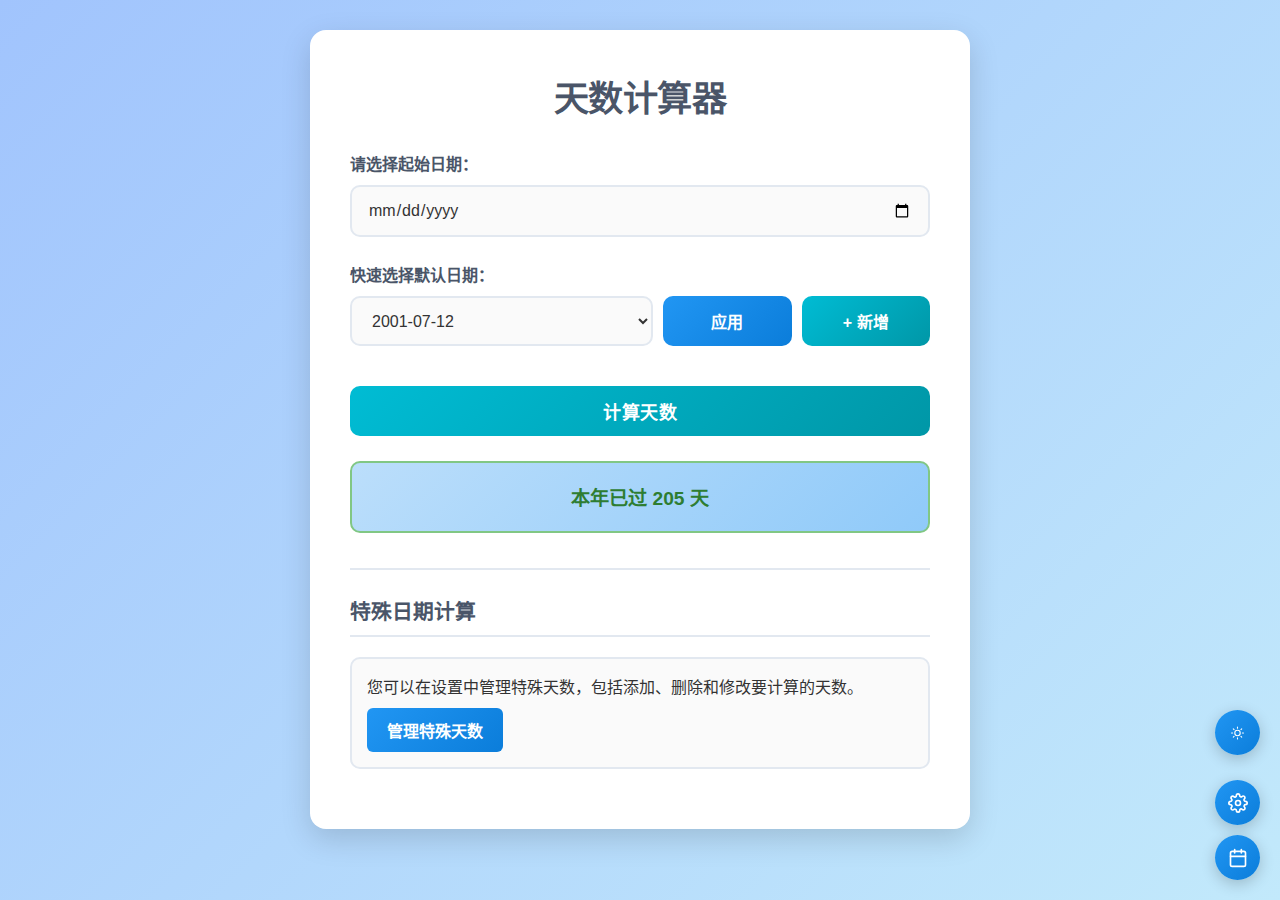
<file: index.html>
<!DOCTYPE html>
<html lang="zh-CN">

<head>
    <meta charset="UTF-8">
    <meta name="viewport" content="width=device-width, initial-scale=1.0">
    <title>天数计算器</title>
    

    <style>
        /* 全局样式 */
        * {
            margin: 0;
            padding: 0;
            box-sizing: border-box;
        }

        /* CSS变量定义 - 默认主题 */
        :root {
            /* 背景渐变 */
            --bg-gradient: linear-gradient(135deg, #667eea 0%, #764ba2 100%);
            /* 默认日期按钮渐变 */
            --default-btn-gradient: linear-gradient(135deg, #667eea 0%, #764ba2 100%);
            /* 计算按钮渐变 */
            --calculate-btn-gradient: linear-gradient(135deg, #f093fb 0%, #f5576c 100%);
            /* 主结果背景渐变 */
            --result-gradient: linear-gradient(135deg, #e8f5e8 0%, #c8e6c9 100%);
            /* 特殊日期卡片渐变 */
            --special-card-gradient: linear-gradient(135deg, #e3f2fd 0%, #bbdefb 100%);
            /* 容器背景 */
            --container-bg: white;
            /* 文本颜色 */
            --text-color: #333;
            /* 标题颜色 */
            --title-color: #4a5568;
            /* 边框颜色 */
            --border-color: #e2e8f0;
            /* 输入框背景 */
            --input-bg: #fafafa;
        }

        /* 简洁白主题 */
        :root[data-theme="white"] {
            --bg-gradient: linear-gradient(135deg, #ffffff 0%, #f0f0f0 100%);
            --default-btn-gradient: linear-gradient(135deg, #4caf50 0%, #45a049 100%);
            --calculate-btn-gradient: linear-gradient(135deg, #2196f3 0%, #0b7dda 100%);
            --result-gradient: linear-gradient(135deg, #e8f5e8 0%, #c8e6c9 100%);
            --special-card-gradient: linear-gradient(135deg, #e3f2fd 0%, #bbdefb 100%);
            --title-color: #2d3748;
            --text-color: #2d3748;
        }

        /* 少女粉主题 */
        :root[data-theme="pink"] {
            --bg-gradient: linear-gradient(135deg, #ff9a9e 0%, #fecfef 100%);
            --default-btn-gradient: linear-gradient(135deg, #ff6b6b 0%, #ee5a6f 100%);
            --calculate-btn-gradient: linear-gradient(135deg, #feca57 0%, #ff9ff3 100%);
            --result-gradient: linear-gradient(135deg, #f8b500 0%, #ff7e5f 100%);
            --special-card-gradient: linear-gradient(135deg, #ffecd2 0%, #fcb69f 100%);
            --title-color: #2d3748;
        }

        /* 主题黑主题 */
        :root[data-theme="black"] {
            --bg-gradient: linear-gradient(135deg, #2c3e50 0%, #34495e 100%);
            --default-btn-gradient: linear-gradient(135deg, #7f8c8d 0%, #95a5a6 100%);
            --calculate-btn-gradient: linear-gradient(135deg, #e74c3c 0%, #c0392b 100%);
            --result-gradient: linear-gradient(135deg, #34495e 0%, #2c3e50 100%);
            --special-card-gradient: linear-gradient(135deg, #7f8c8d 0%, #95a5a6 100%);
            --container-bg: #1a1a1a;
            --title-color: #ecf0f1;
            --text-color: #ecf0f1;
            --border-color: #34495e;
            --input-bg: #2c3e50;
        }

        /* 高能红主题 */
        :root[data-theme="red"] {
            --bg-gradient: linear-gradient(135deg, #f12711 0%, #f5af19 100%);
            --default-btn-gradient: linear-gradient(135deg, #ff4757 0%, #ff3742 100%);
            --calculate-btn-gradient: linear-gradient(135deg, #ffa502 0%, #ff6348 100%);
            --result-gradient: linear-gradient(135deg, #ff6b6b 0%, #ee5a6f 100%);
            --special-card-gradient: linear-gradient(135deg, #ff8787 0%, #ff6b9d 100%);
        }

        /* 咸蛋黄主题 */
        :root[data-theme="yellow"] {
            --bg-gradient: linear-gradient(135deg, #ffd89b 0%, #19547b 100%);
            --default-btn-gradient: linear-gradient(135deg, #ffd700 0%, #ffed4e 100%);
            --calculate-btn-gradient: linear-gradient(135deg, #ff9a9e 0%, #fecfef 100%);
            --result-gradient: linear-gradient(135deg, #fff3cd 0%, #ffeeba 100%);
            --special-card-gradient: linear-gradient(135deg, #fff3cd 0%, #ffeeba 100%);
        }

        /* 早苗绿主题 */
        :root[data-theme="green"] {
            --bg-gradient: linear-gradient(135deg, #a8edea 0%, #fed6e3 100%);
            --default-btn-gradient: linear-gradient(135deg, #4caf50 0%, #45a049 100%);
            --calculate-btn-gradient: linear-gradient(135deg, #8bc34a 0%, #689f38 100%);
            --result-gradient: linear-gradient(135deg, #c8e6c9 0%, #a5d6a7 100%);
            --special-card-gradient: linear-gradient(135deg, #e8f5e8 0%, #c8e6c9 100%);
        }

        /* 宝石蓝主题 */
        :root[data-theme="blue"] {
            --bg-gradient: linear-gradient(135deg, #a1c4fd 0%, #c2e9fb 100%);
            --default-btn-gradient: linear-gradient(135deg, #2196f3 0%, #0b7dda 100%);
            --calculate-btn-gradient: linear-gradient(135deg, #00bcd4 0%, #0097a7 100%);
            --result-gradient: linear-gradient(135deg, #bbdefb 0%, #90caf9 100%);
            --special-card-gradient: linear-gradient(135deg, #e3f2fd 0%, #bbdefb 100%);
        }

        body {
            font-family: 'Segoe UI', Tahoma, Geneva, Verdana, sans-serif;
            max-width: 700px;
            margin: 0 auto;
            padding: 30px 20px;
            background: var(--bg-gradient);
            min-height: 100vh;
            color: var(--text-color);
        }

        /* 容器样式 */
        .container {
            background: var(--container-bg);
            padding: 40px;
            border-radius: 16px;
            box-shadow: 0 10px 30px rgba(0, 0, 0, 0.15);
            animation: fadeIn 0.5s ease-in-out;
        }

        @keyframes fadeIn {
            from {
                opacity: 0;
                transform: translateY(20px);
            }

            to {
                opacity: 1;
                transform: translateY(0);
            }
        }

        /* 标题样式 */
        h1 {
            text-align: center;
            color: var(--title-color);
            font-size: 2.2rem;
            margin-bottom: 30px;
            font-weight: 700;
            letter-spacing: -0.5px;
        }

        h3 {
            color: var(--title-color);
            font-size: 1.3rem;
            margin-bottom: 20px;
            font-weight: 600;
            padding-bottom: 10px;
            border-bottom: 2px solid var(--border-color);
        }

        /* 输入组样式 */
        .input-group {
            margin-bottom: 25px;
        }

        label {
            display: block;
            margin-bottom: 10px;
            color: #4a5568;
            font-weight: 600;
            font-size: 1rem;
        }

        input[type="date"] {
            width: 100%;
            padding: 14px 16px;
            border: 2px solid var(--border-color);
            border-radius: 10px;
            font-size: 16px;
            font-family: inherit;
            transition: all 0.3s ease;
            background: var(--input-bg);
            color: var(--text-color);
        }

        input[type="date"]:focus {
            outline: none;
            border-color: #667eea;
            background: var(--container-bg);
            box-shadow: 0 0 0 3px rgba(102, 126, 234, 0.1);
        }

        /* 按钮样式 */
        button {
            width: 100%;
            padding: 16px;
            border: none;
            border-radius: 10px;
            font-size: 16px;
            font-weight: 600;
            cursor: pointer;
            transition: all 0.3s ease;
            margin-bottom: 15px;
            font-family: inherit;
            letter-spacing: 0.5px;
        }

        button:active {
            transform: translateY(0);
        }

        /* 结果区域样式 */
        .result {
            margin-top: 25px;
            padding: 20px;
            border-radius: 10px;
            font-size: 1.2rem;
            text-align: center;
            font-weight: 600;
            transition: all 0.3s ease;
            animation: slideIn 0.3s ease-in-out;
        }

        @keyframes slideIn {
            from {
                opacity: 0;
                transform: scale(0.95);
            }

            to {
                opacity: 1;
                transform: scale(1);
            }
        }

        .error {
            background: linear-gradient(135deg, #ffebee 0%, #ffcdd2 100%);
            color: #c62828;
            border: 2px solid #ef5350;
        }

        /* 正常结果样式 */
        .result:not(.error) {
            background: var(--result-gradient);
            color: #2e7d32;
            border: 2px solid #81c784;
        }

        /* 特殊日期区域样式 */
        #special-dates {
            margin-top: 35px;
            padding-top: 25px;
            border-top: 2px solid var(--border-color);
        }

        #special-dates-result {
            display: grid;
            grid-template-columns: 1fr;
            gap: 15px;
        }

        /* 特殊日期卡片样式 */
        #special-dates-result>div {
            margin: 0;
            padding: 18px;
            background: var(--special-card-gradient);
            border-radius: 10px;
            border: 2px solid #90caf9;
            transition: all 0.3s ease;
            font-weight: 500;
        }

        #special-dates-result>div:hover {
            transform: translateY(-2px);
            box-shadow: 0 4px 15px rgba(144, 202, 249, 0.3);
        }

        /* 强调文本样式 */
        strong {
            color: var(--title-color);
            font-weight: 700;
        }

        /* 默认日期选择区域样式 */
        .default-date-section {
            margin-bottom: 25px;
        }

        .default-date-label {
            display: flex;
            align-items: center;
            margin-bottom: 10px;
        }

        .default-date-label label {
            font-weight: 600;
            color: var(--title-color);
            margin: 0;
        }

        .default-date-container {
            display: flex;
            flex-wrap: wrap;
            gap: 10px;
        }

        #default-date-select {
            flex: 1;
            min-width: 200px;
            height: 50px;
            padding: 0 16px;
            border: 2px solid var(--border-color);
            border-radius: 10px;
            background: var(--input-bg);
            color: var(--text-color);
            font-size: 16px;
            font-family: inherit;
            box-sizing: border-box;
            transition: all 0.3s ease;
        }

        #default-date-select:focus {
            outline: none;
            border-color: #667eea;
            background: var(--container-bg);
            box-shadow: 0 0 0 3px rgba(102, 126, 234, 0.1);
        }

        .default-date-buttons {
            display: flex;
            gap: 10px;
            flex: 1;
            min-width: 200px;
        }

        #apply-default-btn {
            flex: 1;
            height: 50px;
            padding: 0 24px;
            background: var(--default-btn-gradient);
            color: white;
            border: none;
            border-radius: 10px;
            font-weight: 600;
            cursor: pointer;
            font-size: 16px;
            box-sizing: border-box;
            transition: all 0.3s ease;
        }

        #apply-default-btn:hover {
            transform: translateY(-2px);
            box-shadow: 0 6px 20px rgba(102, 126, 234, 0.4);
        }

        .default-date-buttons a {
            flex: 1;
            height: 50px;
            padding: 0 24px;
            background: var(--calculate-btn-gradient);
            color: white;
            border: none;
            border-radius: 10px;
            font-weight: 600;
            cursor: pointer;
            font-size: 16px;
            display: flex;
            align-items: center;
            justify-content: center;
            text-decoration: none;
            box-sizing: border-box;
            transition: all 0.3s ease;
        }

        .default-date-buttons a:hover {
            transform: translateY(-2px);
            box-shadow: 0 6px 20px rgba(245, 87, 108, 0.4);
        }

        /* 计算按钮样式 */
        #calculate-btn {
            width: 100%;
            height: 50px;
            padding: 0;
            background: var(--calculate-btn-gradient);
            color: white;
            border: none;
            border-radius: 10px;
            font-size: 18px;
            font-weight: 600;
            cursor: pointer;
            transition: all 0.3s ease;
            margin-bottom: 25px;
            box-sizing: border-box;
        }

        #calculate-btn:hover {
            transform: translateY(-2px);
            box-shadow: 0 6px 20px rgba(245, 87, 108, 0.4);
        }

        /* 结果显示区域样式 */
        .result {
            margin-top: 0 !important;
        }

        /* 特殊日期计算区域样式 */
        #special-dates {
            margin-top: 35px;
            padding-top: 25px;
            border-top: 2px solid var(--border-color);
        }

        /* 特殊日期介绍区域样式 */
        .special-dates-intro {
            margin-bottom: 20px;
            padding: 15px;
            background: var(--input-bg);
            border: 2px solid var(--border-color);
            border-radius: 10px;
        }

        .special-dates-intro p {
            color: var(--text-color);
            margin-bottom: 10px;
        }

        .special-dates-intro a {
            display: inline-block;
            padding: 10px 20px;
            background: var(--default-btn-gradient);
            color: white;
            border: none;
            border-radius: 6px;
            font-weight: 600;
            text-decoration: none;
            transition: all 0.3s ease;
        }

        .special-dates-intro a:hover {
            transform: translateY(-2px);
            box-shadow: 0 4px 15px rgba(102, 126, 234, 0.3);
        }

        /* 悬浮主题切换按钮样式 */
        .theme-toggle-container {
            position: fixed;
            bottom: 20px;
            right: 20px;
            z-index: 1000;
            display: flex;
            flex-direction: column;
            gap: 10px;
        }

        /* 主切换按钮样式 */
        .theme-toggle-btn {
            width: 45px;
            height: 45px;
            border-radius: 50%;
            background: var(--default-btn-gradient);
            color: white;
            border: none;
            cursor: pointer;
            display: flex;
            align-items: center;
            justify-content: center;
            box-shadow: 0 4px 15px rgba(0, 0, 0, 0.2);
            transition: all 0.3s ease;
        }

        .theme-toggle-btn:hover {
            transform: scale(1.1);
            box-shadow: 0 6px 20px rgba(0, 0, 0, 0.3);
        }

        /* 主题菜单样式 */
        .theme-menu {
            position: fixed;
            bottom: 200px;
            right: 20px;
            background: var(--container-bg);
            padding: 20px;
            border-radius: 12px;
            box-shadow: 0 8px 25px rgba(0, 0, 0, 0.2);
            width: 220px;
            border: 1px solid var(--border-color);
            opacity: 0;
            visibility: hidden;
            transform: translateY(10px);
            transition: all 0.3s ease;
        }

        /* 主题菜单展开状态 */
        .theme-menu.show {
            opacity: 1;
            visibility: visible;
            transform: translateY(0);
        }

        /* 主题菜单标题 */
        .theme-menu-title {
            font-weight: 600;
            color: var(--title-color);
            text-align: center;
            margin-bottom: 10px;
            font-size: 14px;
        }

        /* 主题颜色选择区域 */
        .theme-colors {
            display: grid;
            grid-template-columns: repeat(4, 1fr);
            gap: 10px;
            margin-top: 10px;
        }

        /* 主题颜色按钮 */
        .theme-btn {
            width: 35px;
            height: 35px;
            padding: 0;
            border-radius: 50%;
            cursor: pointer;
            transition: all 0.3s ease;
        }

        /* 各主题颜色按钮样式 */
        .theme-btn[data-theme="default"] {
            background: linear-gradient(135deg, #667eea 0%, #764ba2 100%);
        }

        .theme-btn[data-theme="white"] {
            background: #ffffff;
            border: 2px solid #e2e8f0;
        }

        .theme-btn[data-theme="pink"] {
            background: linear-gradient(135deg, #ff9a9e 0%, #fecfef 100%);
        }

        .theme-btn[data-theme="black"] {
            background: linear-gradient(135deg, #2c3e50 0%, #34495e 100%);
        }

        .theme-btn[data-theme="red"] {
            background: linear-gradient(135deg, #f12711 0%, #f5af19 100%);
        }

        .theme-btn[data-theme="yellow"] {
            background: linear-gradient(135deg, #ffd89b 0%, #19547b 100%);
        }

        .theme-btn[data-theme="green"] {
            background: linear-gradient(135deg, #a8edea 0%, #fed6e3 100%);
        }

        .theme-btn[data-theme="blue"] {
            background: linear-gradient(135deg, #a1c4fd 0%, #c2e9fb 100%);
        }

        .theme-btn:hover {
            transform: scale(1.1);
        }

        /* 响应式设计 */
        @media (max-width: 600px) {
            body {
                padding: 20px 15px;
            }

            .container {
                padding: 25px;
            }

            h1 {
                font-size: 1.8rem;
            }

            h3 {
                font-size: 1.1rem;
            }

            button {
                padding: 14px;
                font-size: 15px;
            }

            /* 调整悬浮按钮位置 */
            .theme-toggle-container {
                bottom: 15px;
                right: 15px;
            }

            .theme-toggle-btn {
                width: 45px;
                height: 45px;
            }
        }
    </style>
</head>

<body>
    <div class="container">
        <h1>天数计算器</h1>
        <!-- 右下角悬浮功能按钮 -->
        <div class="theme-toggle-container"
            style="position: fixed; bottom: 20px; right: 20px; z-index: 1000; display: flex; flex-direction: column; gap: 10px;">
            <!-- 主题切换按钮 -->
            <button id="theme-toggle-btn" class="theme-toggle-btn"
                style="width: 45px; height: 45px; border-radius: 50%; background: var(--default-btn-gradient); color: white; border: none; cursor: pointer; display: flex; align-items: center; justify-content: center; box-shadow: 0 4px 15px rgba(0, 0, 0, 0.2); transition: all 0.3s ease;">
                <svg width="20" height="20" viewBox="0 0 24 24" fill="none" stroke="currentColor" stroke-width="2"
                    stroke-linecap="round" stroke-linejoin="round">
                    <circle cx="12" cy="12" r="5"></circle>
                    <line x1="12" y1="1" x2="12" y2="3"></line>
                    <line x1="12" y1="21" x2="12" y2="23"></line>
                    <line x1="4.22" y1="4.22" x2="5.64" y2="5.64"></line>
                    <line x1="18.36" y1="18.36" x2="19.78" y2="19.78"></line>
                    <line x1="1" y1="12" x2="3" y2="12"></line>
                    <line x1="21" y1="12" x2="23" y2="12"></line>
                    <line x1="4.22" y1="19.78" x2="5.64" y2="18.36"></line>
                    <line x1="18.36" y1="5.64" x2="19.78" y2="4.22"></line>
                </svg>
            </button>

            <!-- 设置按钮 -->
            <a href="settings.html" class="theme-toggle-btn"
                style="width: 45px; height: 45px; border-radius: 50%; background: var(--default-btn-gradient); color: white; border: none; cursor: pointer; display: flex; align-items: center; justify-content: center; box-shadow: 0 4px 15px rgba(0, 0, 0, 0.2); transition: all 0.3s ease;">
                <svg width="20" height="20" viewBox="0 0 24 24" fill="none" stroke="currentColor" stroke-width="2"
                    stroke-linecap="round" stroke-linejoin="round">
                    <circle cx="12" cy="12" r="3"></circle>
                    <path
                        d="M19.4 15a1.65 1.65 0 0 0 .33 1.82l.06.06a2 2 0 0 1 0 2.83 2 2 0 0 1-2.83 0l-.06-.06a1.65 1.65 0 0 0-1.82-.33 1.65 1.65 0 0 0-1 1.51V21a2 2 0 0 1-2 2 2 2 0 0 1-2-2v-.09A1.65 1.65 0 0 0 9 19.4a1.65 1.65 0 0 0-1.82.33l-.06.06a2 2 0 0 1-2.83 0 2 2 0 0 1 0-2.83l.06-.06a1.65 1.65 0 0 0 .33-1.82 1.65 1.65 0 0 0-1.51-1H3a2 2 0 0 1-2-2 2 2 0 0 1 2-2h.09A1.65 1.65 0 0 0 4.6 9a1.65 1.65 0 0 0-.33-1.82l-.06-.06a2 2 0 0 1 0-2.83 2 2 0 0 1 2.83 0l.06.06a1.65 1.65 0 0 0 1.82.33H9a1.65 1.65 0 0 0 1-1.51V3a2 2 0 0 1 2-2 2 2 0 0 1 2 2v.09a1.65 1.65 0 0 0 1 1.51 1.65 1.65 0 0 0 1.82-.33l.06-.06a2 2 0 0 1 2.83 0 2 2 0 0 1 0 2.83l-.06.06a1.65 1.65 0 0 0-.33 1.82V9a1.65 1.65 0 0 0 1.51 1H21a2 2 0 0 1 2 2 2 2 0 0 1-2 2h-.09a1.65 1.65 0 0 0-1.51 1z">
                    </path>
                </svg>
            </a>

            <!-- 特殊天数设置按钮 -->
            <a href="special-days.html" class="theme-toggle-btn"
                style="width: 45px; height: 45px; border-radius: 50%; background: var(--default-btn-gradient); color: white; border: none; cursor: pointer; display: flex; align-items: center; justify-content: center; box-shadow: 0 4px 15px rgba(0, 0, 0, 0.2); transition: all 0.3s ease;">
                <svg width="20" height="20" viewBox="0 0 24 24" fill="none" stroke="currentColor" stroke-width="2"
                    stroke-linecap="round" stroke-linejoin="round">
                    <rect x="3" y="4" width="18" height="18" rx="2" ry="2"></rect>
                    <line x1="16" y1="2" x2="16" y2="6"></line>
                    <line x1="8" y1="2" x2="8" y2="6"></line>
                    <line x1="3" y1="10" x2="21" y2="10"></line>
                </svg>
            </a>

            <!-- 主题选择菜单 -->
            <div id="theme-menu" class="theme-menu"
                style="position: fixed; bottom: 200px; right: 20px; background: var(--container-bg); padding: 20px; border-radius: 12px; box-shadow: 0 8px 25px rgba(0, 0, 0, 0.2); width: 220px; border: 1px solid var(--border-color);">
                <div class="theme-menu-title"
                    style="font-weight: 600; color: var(--title-color); text-align: center; margin-bottom: 10px; font-size: 14px;">
                    选择主题</div>
                <div class="theme-colors"
                    style="display: grid; grid-template-columns: repeat(4, 1fr); gap: 10px; margin-top: 10px;">
                    <button class="theme-btn" data-theme="default"
                        style="width: 35px; height: 35px; padding: 0; background: linear-gradient(135deg, #667eea 0%, #764ba2 100%); border-radius: 50%;"
                        title="默认紫"></button>
                    <button class="theme-btn" data-theme="white"
                        style="width: 35px; height: 35px; padding: 0; background: #ffffff; border: 2px solid #e2e8f0; border-radius: 50%;"
                        title="简洁白"></button>
                    <button class="theme-btn" data-theme="pink"
                        style="width: 35px; height: 35px; padding: 0; background: linear-gradient(135deg, #ff9a9e 0%, #fecfef 100%); border-radius: 50%;"
                        title="少女粉"></button>
                    <button class="theme-btn" data-theme="black"
                        style="width: 35px; height: 35px; padding: 0; background: linear-gradient(135deg, #2c3e50 0%, #34495e 100%); border-radius: 50%;"
                        title="主题黑"></button>
                    <button class="theme-btn" data-theme="red"
                        style="width: 35px; height: 35px; padding: 0; background: linear-gradient(135deg, #f12711 0%, #f5af19 100%); border-radius: 50%;"
                        title="高能红"></button>
                    <button class="theme-btn" data-theme="yellow"
                        style="width: 35px; height: 35px; padding: 0; background: linear-gradient(135deg, #ffd89b 0%, #19547b 100%); border-radius: 50%;"
                        title="咸蛋黄"></button>
                    <button class="theme-btn" data-theme="green"
                        style="width: 35px; height: 35px; padding: 0; background: linear-gradient(135deg, #a8edea 0%, #fed6e3 100%); border-radius: 50%;"
                        title="早苗绿"></button>
                    <button class="theme-btn" data-theme="blue"
                        style="width: 35px; height: 35px; padding: 0; background: linear-gradient(135deg, #a1c4fd 0%, #c2e9fb 100%); border-radius: 50%;"
                        title="宝石蓝"></button>
                </div>
            </div>
        </div>

        <!-- 起始日期选择 -->
        <div class="input-group">
            <label for="start-date">请选择起始日期：</label>
            <input type="date" id="start-date">
        </div>

        <!-- 默认日期选择区域 -->
        <div class="default-date-section">
            <div class="default-date-label">
                <label>快速选择默认日期：</label>
            </div>
            <div class="default-date-container">
                <select id="default-date-select"></select>
                <div class="default-date-buttons">
                    <button id="apply-default-btn">应用</button>
                    <a href="settings.html">+ 新增</a>
                </div>
            </div>
        </div>

        <!-- 计算按钮 -->
        <button id="calculate-btn">计算天数</button>

        <!-- 结果显示区域 -->
        <div id="result" class="result">
            本年已过 <span id="days-passed"></span> 天
        </div>
        <!-- 特殊日期计算 -->
        <div id="special-dates">
            <h3>特殊日期计算</h3>
            <div class="special-dates-intro">
                <p>您可以在设置中管理特殊天数，包括添加、删除和修改要计算的天数。</p>
                <a href="special-days.html">管理特殊天数</a>
            </div>

            <div id="special-dates-result"></div>
        </div>
    </div>

    

    <script>
        // 从本地存储加载默认日期
        function loadDefaultDates() {
            const savedDates = localStorage.getItem('defaultDates');
            return savedDates ? JSON.parse(savedDates) : ['2001-07-12'];
        }

        // 动态生成默认日期下拉菜单
        function generateDefaultDateOptions() {
            const selectElement = document.getElementById('default-date-select');
            const defaultDates = loadDefaultDates();

            // 清空现有选项
            selectElement.innerHTML = '';

            // 添加选项
            defaultDates.forEach(date => {
                const option = document.createElement('option');
                option.value = date;
                option.textContent = date;
                selectElement.appendChild(option);
            });
        }

        // 从本地存储加载特殊天数
        function loadSpecialDays() {
            const savedDays = localStorage.getItem('specialDays');
            return savedDays ? JSON.parse(savedDays) : [100, 1000, 8888, 10000, 20000];
        }

        // 应用默认日期
        function applyDefaultDate() {
            const selectElement = document.getElementById('default-date-select');
            const startDateInput = document.getElementById('start-date');
            startDateInput.value = selectElement.value;
        }

        // 计算本年已过天数
        function calculateDaysPassedThisYear() {
            const currentDate = new Date();
            const startOfYear = new Date(currentDate.getFullYear(), 0, 1);
            const timeDiff = currentDate - startOfYear;
            const daysPassed = Math.floor(timeDiff / (1000 * 3600 * 24)) + 1;
            document.getElementById('days-passed').textContent = daysPassed;
        }

        // 初始化函数
        function init() {
            // 生成默认日期下拉菜单
            generateDefaultDateOptions();

            // 应用默认日期按钮点击事件
            document.getElementById('apply-default-btn').addEventListener('click', applyDefaultDate);

            // 计算本年已过天数
            calculateDaysPassedThisYear();
        }

        // 页面加载时初始化
        document.addEventListener('DOMContentLoaded', function() {
            // 初始化功能
            init();
            
            // 设置默认主题为宝石蓝
            document.documentElement.setAttribute('data-theme', 'blue');
            
            // 获取主题切换按钮和菜单
            const themeToggleBtn = document.getElementById('theme-toggle-btn');
            const themeMenu = document.getElementById('theme-menu');
            const themeBtns = document.querySelectorAll('.theme-btn');

            // 主题切换按钮点击事件 - 展开/收起菜单
            themeToggleBtn.addEventListener('click', function () {
                themeMenu.classList.toggle('show');
            });

            // 点击页面其他位置关闭菜单
            document.addEventListener('click', function (e) {
                if (!e.target.closest('.theme-toggle-container')) {
                    themeMenu.classList.remove('show');
                }
            });

            // 为每个主题按钮添加点击事件
            themeBtns.forEach(btn => {
                btn.addEventListener('click', function () {
                    // 获取主题名称
                    const theme = this.getAttribute('data-theme');
                    // 设置根元素的data-theme属性
                    document.documentElement.setAttribute('data-theme', theme);

                    // 关闭主题菜单
                    themeMenu.classList.remove('show');

                    // 移除所有按钮的选中状态
                    themeBtns.forEach(b => {
                        b.style.transform = 'scale(1)';
                        b.style.boxShadow = 'none';
                    });
                    // 添加当前按钮的选中状态
                    this.style.transform = 'scale(1.2)';
                    this.style.boxShadow = '0 0 0 3px rgba(255, 255, 255, 0.5)';
                });
            });
        });

        // 计算按钮点击事件
        document.getElementById('calculate-btn').addEventListener('click', function () {
            // 获取用户输入的日期
            const startDateInput = document.getElementById('start-date');
            const startDate = new Date(startDateInput.value);
            const currentDate = new Date();

            // 验证日期输入
            if (isNaN(startDate.getTime())) {
                const resultDiv = document.getElementById('result');
                resultDiv.innerHTML = '请选择一个有效的日期！';
                resultDiv.className = 'result error';
                // 清空特殊日期结果
                document.getElementById('special-dates-result').innerHTML = '';
                return;
            }

            // 移除时间部分，只比较日期
            startDate.setHours(0, 0, 0, 0);
            currentDate.setHours(0, 0, 0, 0);

            // 计算毫秒差，然后转换为天数
            const timeDiff = currentDate - startDate;
            const dayDiff = Math.floor(timeDiff / (1000 * 3600 * 24));

            // 显示结果
            const resultDiv = document.getElementById('result');
            resultDiv.innerHTML = `今天是 ${startDateInput.value} 的第 <strong>${dayDiff}</strong> 天。`;
            resultDiv.className = 'result';

            // 计算特殊日期
            calculateSpecialDates(startDate, startDateInput.value);
        });

        // 计算特殊日期的函数
        function calculateSpecialDates(startDate, startDateStr) {
            // 获取特殊天数
            const specialDays = loadSpecialDays();
            let resultHTML = '';

            // 遍历计算每个特殊日期
            specialDays.forEach(day => {
                // 创建起始日期的副本，避免修改原日期
                const targetDate = new Date(startDate);
                // 增加指定天数
                targetDate.setDate(targetDate.getDate() + day);
                // 格式化日期为YYYY-MM-DD
                const formattedDate = targetDate.toISOString().split('T')[0];
                // 添加到结果HTML
                resultHTML += `<div>${startDateStr} 的第 ${day} 天是：<strong>${formattedDate}</strong></div>`;
            });

            // 显示特殊日期结果
            document.getElementById('special-dates-result').innerHTML = resultHTML;
        }
    </script>
</body>

</html>
</file>
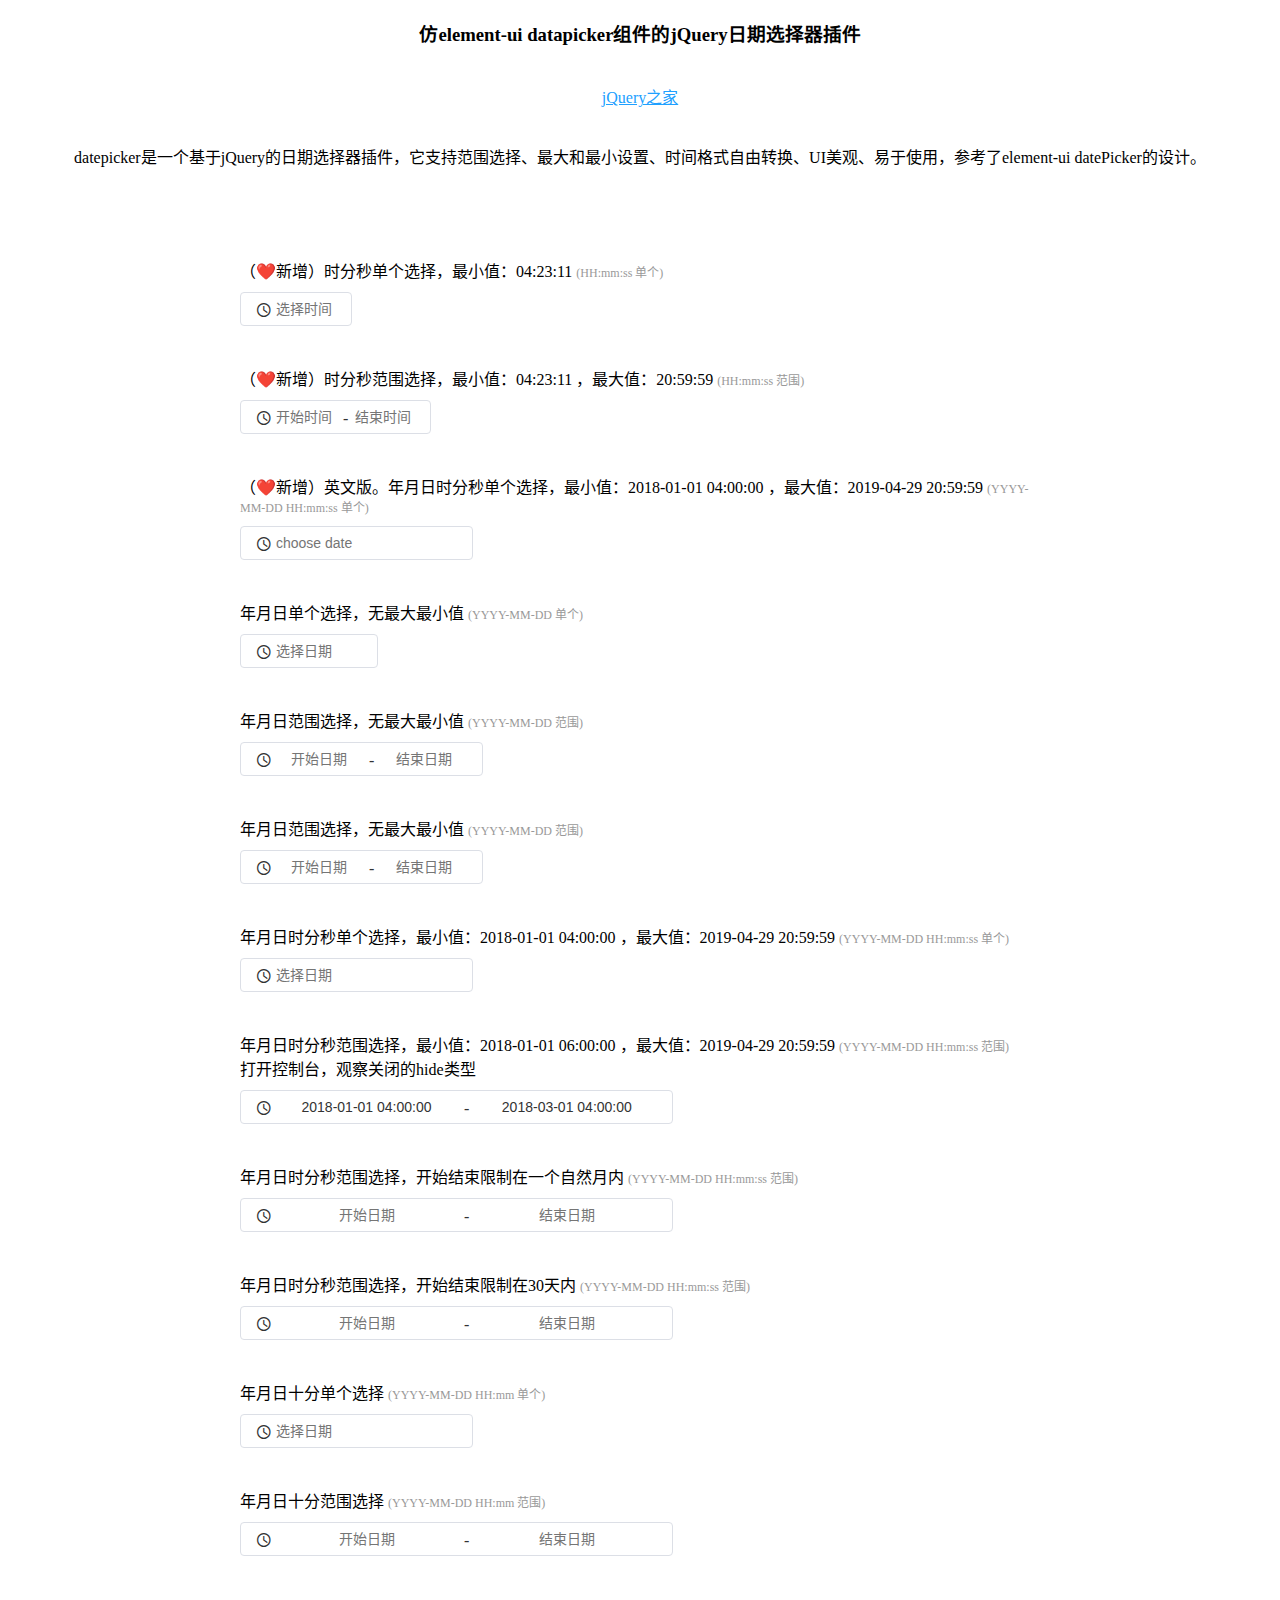
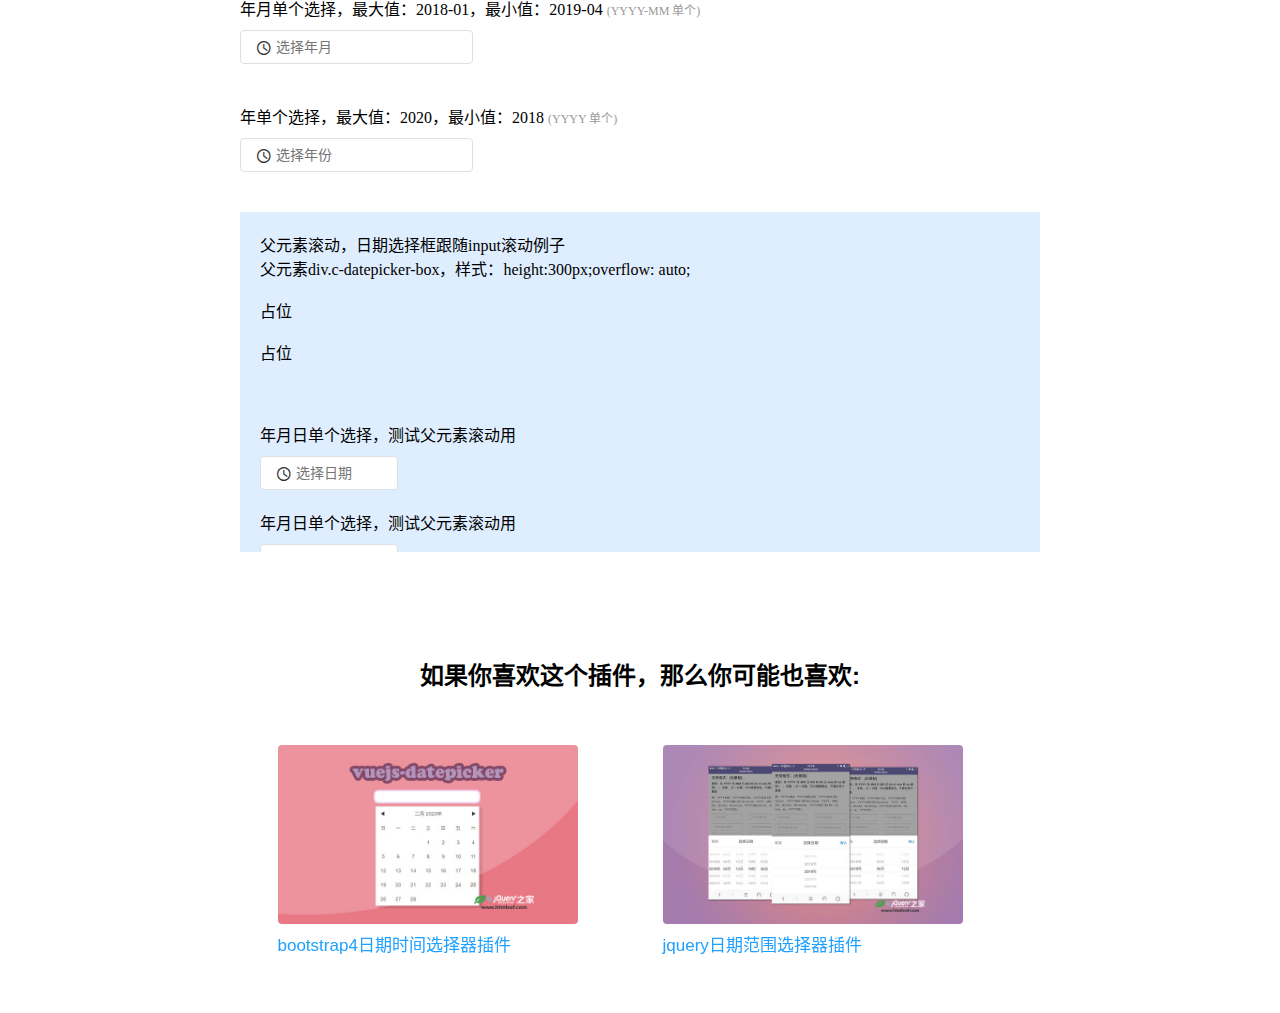
<file: 202303100952/index.html>
<!DOCTYPE html>
<html lang="zh-CN">
<head>
    <meta http-equiv="X-UA-Compatible" content="IE=Edge">
    <meta charset="UTF-8">
    <link rel="stylesheet" href="css/datepicker.css">
    <link rel="stylesheet" href="css/base.css">
    <style>
      .p20{
        padding:20px;
      }
      .mt20{
        margin-top:20px;
      }
      .mt40{
        margin-top:40px;
      }
      .mt10{
        margin-top:10px;
      }
      .hide{
        display: none;
      }
      body{
        height:1000px;
      }
      .c999{
        color:#999;
        font-size:12px;
      }
      
    </style>
</head>
<body >
  <div class="container">
    <h3 class="text-center">仿element-ui datapicker组件的jQuery日期选择器插件</h3>
    <div class="htmleaf-links">
          <a class="htmleaf-icon icon-htmleaf-home-outline" href="http://www.htmleaf.com/" title="jQuery之家" target="_blank"><span> jQuery之家</span></a>
      </div>
      <p class="text-center" style="margin-bottom: 30px;">datepicker是一个基于jQuery的日期选择器插件，它支持范围选择、最大和最小设置、时间格式自由转换、UI美观、易于使用，参考了element-ui datePicker的设计。</p>
    <div class="p20 wrapper">
      <div class="mt40">
        <div>（❤️新增）时分秒单个选择，最小值：04:23:11 <span class="c999">(HH:mm:ss 单个)</span></div>
        <div class="c-datepicker-date-editor c-datepicker-single-editor J-datepicker-time mt10">
          <i class="c-datepicker-range__icon kxiconfont icon-clock"></i>
          <input type="text" autocomplete="off" name="" placeholder="选择时间" class=" c-datepicker-data-input only-time"
            value="">
        </div>
      </div>
      <div class="mt40">
        <div>（❤️新增）时分秒范围选择，最小值：04:23:11 ，最大值：20:59:59 <span class="c999">(HH:mm:ss 范围)</span></div>
        <div class="c-datepicker-date-editor c-datepicker-single-editor J-datepicker-time-range mt10">
          <i class="c-datepicker-range__icon kxiconfont icon-clock"></i>
          <input placeholder="开始时间" name="" class="c-datepicker-data-input only-time" value="">
          <span class="c-datepicker-range-separator">-</span>
          <input placeholder="结束时间" name="" class="c-datepicker-data-input only-time" value="">
        </div>
      </div>
      <div class="mt40">
        <div>（❤️新增）英文版。年月日时分秒单个选择，最小值：2018-01-01 04:00:00 ，最大值：2019-04-29 20:59:59 <span class="c999">(YYYY-MM-DD HH:mm:ss 单个)</span>
        </div>
        <div class="c-datepicker-date-editor c-datepicker-single-editor J-datepicker-en mt10">
          <i class="c-datepicker-range__icon kxiconfont icon-clock"></i>
          <input type="text" autocomplete="off" name="" placeholder="choose date" class=" c-datepicker-data-input">
        </div>
      </div>
      <div class="mt40">
        <div>年月日单个选择，无最大最小值 <span class="c999">(YYYY-MM-DD 单个)</span></div>
        <div class="c-datepicker-date-editor c-datepicker-single-editor J-datepicker-day mt10">
          <i class="c-datepicker-range__icon kxiconfont icon-clock"></i>
          <input type="text" autocomplete="off" name="" placeholder="选择日期" class=" c-datepicker-data-input only-date" value="">
        </div>
      </div>
      <div class="mt40">
        <div>年月日范围选择，无最大最小值 <span class="c999">(YYYY-MM-DD 范围)</span></div>
        <div class="c-datepicker-date-editor  J-datepicker-range-day mt10">
          <i class="c-datepicker-range__icon kxiconfont icon-clock"></i>
          <input placeholder="开始日期" name="" class="c-datepicker-data-input only-date" value="">
          <span class="c-datepicker-range-separator">-</span>
          <input placeholder="结束日期" name="" class="c-datepicker-data-input only-date" value="">
        </div>
      </div>

      <div class="mt40">
        <div>年月日范围选择，无最大最小值 <span class="c999">(YYYY-MM-DD 范围)</span></div>
        <div class="c-datepicker-date-editor J-datepicker-range-day mt10">
          <i class="c-datepicker-range__icon kxiconfont icon-clock"></i>
          <input placeholder="开始日期" name="" class="c-datepicker-data-input only-date" value="">
          <span class="c-datepicker-range-separator">-</span>
          <input placeholder="结束日期" name="" class="c-datepicker-data-input only-date" value="">
        </div>
      </div>

      <div class="mt40">
        <div>年月日时分秒单个选择，最小值：2018-01-01 04:00:00 ，最大值：2019-04-29 20:59:59 <span class="c999">(YYYY-MM-DD HH:mm:ss 单个)</span></div>
        <div class="c-datepicker-date-editor c-datepicker-single-editor J-datepicker mt10">
          <i class="c-datepicker-range__icon kxiconfont icon-clock"></i>
          <input type="text" autocomplete="off" name="" placeholder="选择日期" class=" c-datepicker-data-input">
        </div>
      </div>
      <div class="mt40">
        <div>年月日时分秒范围选择，最小值：2018-01-01 06:00:00 ，最大值：2019-04-29 20:59:59 <span class="c999">(YYYY-MM-DD HH:mm:ss 范围)</span></div>
        <div>打开控制台，观察关闭的hide类型</div>
        <div class="c-datepicker-date-editor J-datepicker-range mt10">
          <i class="c-datepicker-range__icon kxiconfont icon-clock"></i>
          <input placeholder="开始日期" name="" class="c-datepicker-data-input" value="2018-01-01 04:00:00">
          <span class="c-datepicker-range-separator">-</span>
          <input placeholder="结束日期" name="" class="c-datepicker-data-input" value="2018-03-01 04:00:00">
        </div>
      </div>

      <div class="mt40">
        <div>年月日时分秒范围选择，开始结束限制在一个自然月内 <span class="c999">(YYYY-MM-DD HH:mm:ss 范围)</span></div>
        <div class="c-datepicker-date-editor J-datepicker-range-betweenMonth mt10">
          <i class="c-datepicker-range__icon kxiconfont icon-clock"></i>
          <input placeholder="开始日期" name="" class="c-datepicker-data-input" value="">
          <span class="c-datepicker-range-separator">-</span>
          <input placeholder="结束日期" name="" class="c-datepicker-data-input" value="">
        </div>
      </div>

      <div class="mt40">
        <div>年月日时分秒范围选择，开始结束限制在30天内 <span class="c999">(YYYY-MM-DD HH:mm:ss 范围)</span></div>
        <div class="c-datepicker-date-editor J-datepicker-range-between30 mt10">
          <i class="c-datepicker-range__icon kxiconfont icon-clock"></i>
          <input placeholder="开始日期" name="" class="c-datepicker-data-input" value="">
          <span class="c-datepicker-range-separator">-</span>
          <input placeholder="结束日期" name="" class="c-datepicker-data-input" value="">
        </div>
      </div>

      <div class="mt40">
        <div>年月日十分单个选择 <span class="c999">(YYYY-MM-DD HH:mm 单个)</span></div>
        <div class="c-datepicker-date-editor c-datepicker-single-editor J-datepickerTime-single mt10">
          <i class="c-datepicker-range__icon kxiconfont icon-clock"></i>
          <input type="text" autocomplete="off" name="" placeholder="选择日期" class=" c-datepicker-data-input" value="">
        </div>
      </div>

      <div class="mt40">
        <div>年月日十分范围选择 <span class="c999">(YYYY-MM-DD HH:mm 范围)</span></div>
        <div class="c-datepicker-date-editor J-datepickerTime-range mt10">
          <i class="c-datepicker-range__icon kxiconfont icon-clock"></i>
          <input placeholder="开始日期" name="" class="c-datepicker-data-input" value="">
          <span class="c-datepicker-range-separator">-</span>
          <input placeholder="结束日期" name="" class="c-datepicker-data-input" value="">
        </div>
      </div>

      <div class="mt40">
        <div>年月单个选择，最大值：2018-01，最小值：2019-04 <span class="c999">(YYYY-MM 单个)</span></div>
        <div class="c-datepicker-date-editor c-datepicker-single-editor J-yearMonthPicker-single mt10">
          <i class="c-datepicker-range__icon kxiconfont icon-clock"></i>
          <input type="text" autocomplete="off" name="" placeholder="选择年月" class=" c-datepicker-data-input" value="">
        </div>
      </div>

      <div class="mt40">
        <div>年单个选择，最大值：2020，最小值：2018 <span class="c999">(YYYY 单个)</span></div>
        <div class="c-datepicker-date-editor c-datepicker-single-editor J-yearPicker-single mt10">
          <i class="c-datepicker-range__icon kxiconfont icon-clock"></i>
          <input type="text" autocomplete="off" name="" placeholder="选择年份" class=" c-datepicker-data-input" value="">
        </div>
      </div>
      <div class="c-datepicker-box mt40" style="height:300px;overflow: auto; background: #dfeeff;padding: 20px;">
        父元素滚动，日期选择框跟随input滚动例子<br>
        父元素div.c-datepicker-box，样式：height:300px;overflow: auto; <br><br>
        占位 <br><br>
        占位 <br><br>
        <div class="mt40">
          <div>年月日单个选择，测试父元素滚动用</div>
          <div class="c-datepicker-date-editor c-datepicker-single-editor J-datepicker-day mt10">
            <i class="c-datepicker-range__icon kxiconfont icon-clock"></i>
            <input type="text" autocomplete="off" name="" placeholder="选择日期" class=" c-datepicker-data-input only-date" value="">
          </div>
        </div>
        <div class="mt20">
          <div>年月日单个选择，测试父元素滚动用</div>
          <div class="c-datepicker-date-editor c-datepicker-single-editor J-datepicker-day mt10">
            <i class="c-datepicker-range__icon kxiconfont icon-clock"></i>
            <input type="text" autocomplete="off" name="" placeholder="选择日期" class=" c-datepicker-data-input only-date" value="">
          </div>
        </div>
        占位 <br><br>
        占位 <br><br>
        占位 <br><br>
        占位 <br><br>
        占位 <br><br>
        占位 <br><br>
      </div>
      
       
    </div>
    <div class="related">
        <h3>如果你喜欢这个插件，那么你可能也喜欢:</h3>
        <a href="http://www.htmleaf.com/jQuery/Calendar-Date-Time-picker/201806095166.html">
            <img src="./related/1.jpg" width="300"/>
            <h3>bootstrap4日期时间选择器插件</h3>
        </a>
        <a href="http://www.htmleaf.com/jQuery/Calendar-Date-Time-picker/201712164883.html">
            <img src="./related/2.jpg" width="300"/>
            <h3>jquery日期范围选择器插件</h3>
        </a>
    </div>
  </div>
    <!-- <i class="c-datepicker-input__icon c-datepicker-range__close-icon"></i> -->
    <script src="js/plugins/jquery.js"></script>
    <script src="js/plugins/moment.min.js"></script>
    <!-- <script src="js/datapicker-separate/api.js"></script>
    <script src="js/datapicker-separate/year.js"></script>
    <script src="js/datapicker-separate/month.js"></script>
    <script src="js/datapicker-separate/day.js"></script>
    <script src="js/datapicker-separate/time.js"></script>
    <script src="js/datapicker-separate/time-only-time.js"></script>
    <script src="js/datapicker-separate/datepicker.js"></script>
    <script src="js/datapicker-separate/datepicker-only-time.js"></script> -->

    <script src="js/datepicker.all.js"></script>
    <!-- <script src="js/datepicker.all.min.js"></script> -->

    <script src="js/datepicker.en.js"></script>
    <script type="text/javascript">
     
      $(function(){
        //选择时分秒
        $('.J-datepicker-time').datePicker({
          format: 'HH:mm:ss',
          min: '04:23:11'
        });
        $('.J-datepicker-time-range').datePicker({
          format: 'HH:mm:ss',
          isRange: true,
          min: '04:23:11',
          max: '20:59:59'
        });
        //时分秒年月日单个
        $('.J-datepicker-en').datePicker({
          hasShortcut: true,
          min: '2018-01-01 04:00:00',
          max: '2019-04-29 20:59:59',
          language: 'en',
          shortcutOptions: [{
            name: 'today',
            day: '0'
          }, {
            name: 'yesterday',
            day: '-1',
            time: '00:00:00'
          }, {
            name: 'last week',
            day: '-7'
          }],
          hide: function () {
            console.info(this)
          }
        });
        var DATAPICKERAPI = {
          // 默认input显示当前月,自己获取后填充
          activeMonthRange: function () {
            return {
              begin: moment().set({ 'date': 1, 'hour': 0, 'minute': 0, 'second': 0 }).format('YYYY-MM-DD HH:mm:ss'),
              end: moment().set({ 'hour': 23, 'minute': 59, 'second': 59 }).format('YYYY-MM-DD HH:mm:ss')
            }
          },
          shortcutMonth: function () {
            // 当月
            var nowDay = moment().get('date');
            var prevMonthFirstDay = moment().subtract(1, 'months').set({ 'date': 1 });
            var prevMonthDay = moment().diff(prevMonthFirstDay, 'days');
            return {
              now: '-' + nowDay + ',0',
              prev: '-' + prevMonthDay + ',-' + nowDay
            }
          },
          // 近n小时计算返回
          shortcutPrevHours: function (hour) {
            var nowDay = moment().get('date');
            var prevHours = moment().subtract(hour, 'hours');
            var prevDate=prevHours.get('date')- nowDay;
            var nowTime=moment().format('HH:mm:ss');
            var prevTime = prevHours.format('HH:mm:ss');
            return {
              day: prevDate + ',0',
              time: prevTime+',' + nowTime,
              name: '近'+ hour+'小时'
            }
          },
          // 注意为函数：快捷选项option:只能同一个月份内的
          rangeMonthShortcutOption1: function () {
            var result = DATAPICKERAPI.shortcutMonth();
            // 近18小时
            var resultTime= DATAPICKERAPI.shortcutPrevHours(18);
            return [{
              name: '昨天',
              day: '-1,-1',
              time: '00:00:00,23:59:59'
            }, {
              name: '这一月',
              day: result.now,
              time: '00:00:00,'
            }, {
              name: '上一月',
              day: result.prev,
              time: '00:00:00,23:59:59'
            }, {
              name: resultTime.name,
              day: resultTime.day,
              time: resultTime.time
            }];
          },
          // 快捷选项option
          rangeShortcutOption1: [{
            name: '最近一周',
            day: '-7,0'
          }, {
            name: '最近一个月',
            day: '-30,0'
          }, {
            name: '最近三个月',
            day: '-90, 0'
          }],
          singleShortcutOptions1: [{
            name: '今天',
            day: '0',
            time: '00:00:00'
          }, {
            name: '昨天',
            day: '-1',
            time: '00:00:00'
          }, {
            name: '一周前',
            day: '-7'
          }]
        };
          //时分秒年月日单个
          $('.J-datepicker').datePicker({
            hasShortcut:true,
            min:'2018-01-01 04:00:00',
            max:'2019-04-29 20:59:59',
            shortcutOptions:[{
              name: '今天',
              day: '0'
            }, {
              name: '昨天',
              day: '-1',
              time: '00:00:00'
            }, {
              name: '一周前',
              day: '-7'
            }],
            hide:function(){
              console.info(this)
            }
          });
          
          //年月日单个
          $('.J-datepicker-day').datePicker({
            hasShortcut: true,
            format:'YYYY-MM-DD',
            shortcutOptions: [{
              name: '今天',
              day: '0'
            }, {
              name: '昨天',
              day: '-1'
            }, {
              name: '一周前',
              day: '-7'
            }]
          });
          
          //年月日范围
          $('.J-datepicker-range-day').datePicker({
            hasShortcut: true,
            format: 'YYYY-MM-DD',
            isRange: true,
            shortcutOptions: DATAPICKERAPI.rangeShortcutOption1
          });

          //十分年月日单个
          $('.J-datepickerTime-single').datePicker({
            format: 'YYYY-MM-DD HH:mm'
          });
          
          //十分年月日范围
          $('.J-datepickerTime-range').datePicker({
            format: 'YYYY-MM-DD HH:mm',
            isRange: true
          });
          
          //时分秒年月日范围，包含最大最小值
          $('.J-datepicker-range').datePicker({
            hasShortcut: true,
            min: '2018-01-01 06:00:00',
            max: '2019-04-29 20:59:59',
            isRange: true,
            shortcutOptions: [{
              name: '昨天',
              day: '-1,-1',
              time: '00:00:00,23:59:59'
            },{
              name: '最近一周',
              day: '-7,0',
              time:'00:00:00,'
            }, {
              name: '最近一个月',
              day: '-30,0',
              time: '00:00:00,'
            }, {
              name: '最近三个月',
              day: '-90, 0',
              time: '00:00:00,'
            }],
            hide: function (type) {
              console.info(this.$input.eq(0).val(), this.$input.eq(1).val());
              console.info('类型：',type)
            }
          });
          //时分秒年月日范围，限制只能选择同一月，比如2018-10-01到2018-10-30
          $('.J-datepicker-range-betweenMonth').datePicker({
            isRange: true,
            between:'month',
            hasShortcut: true,
            shortcutOptions: DATAPICKERAPI.rangeMonthShortcutOption1()
          });
          
          //时分秒年月日范围，限制开始结束相隔天数小于30天
          $('.J-datepicker-range-between30').datePicker({
            isRange: true,
            between: 30
          });
          
          //年月单个
          $('.J-yearMonthPicker-single').datePicker({
            format: 'YYYY-MM',
            min: '2018-01',
            max: '2019-04',
            hide: function (type) {
              console.info(this.$input.eq(0).val());
            }
          });
          
          //选择年
          $('.J-yearPicker-single').datePicker({
            format: 'YYYY',
            min: '2018',
            max: '2020'
          });
          
          
      });
    </script>
</body>
</html>
</file>
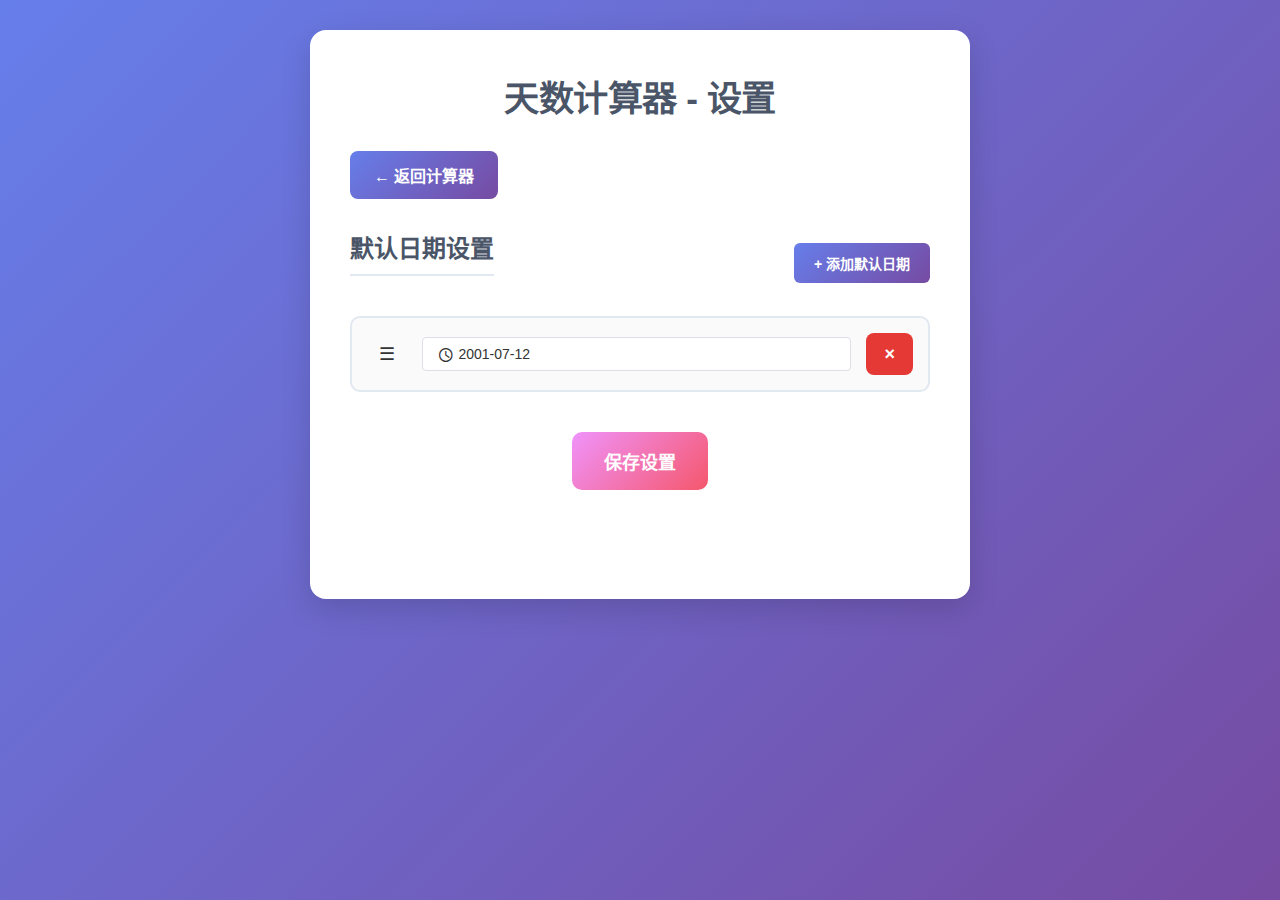
<file: settings.html>
<!DOCTYPE html>
<html lang="zh-CN">
<head>
    <meta charset="UTF-8">
    <meta name="viewport" content="width=device-width, initial-scale=1.0">
    <title>天数计算器 - 设置</title>
    <style>
        /* 全局样式 */
        * {
            margin: 0;
            padding: 0;
            box-sizing: border-box;
        }
        
        /* CSS变量定义 - 默认主题 */
        :root {
            --bg-gradient: linear-gradient(135deg, #667eea 0%, #764ba2 100%);
            --default-btn-gradient: linear-gradient(135deg, #667eea 0%, #764ba2 100%);
            --calculate-btn-gradient: linear-gradient(135deg, #f093fb 0%, #f5576c 100%);
            --result-gradient: linear-gradient(135deg, #e8f5e8 0%, #c8e6c9 100%);
            --special-card-gradient: linear-gradient(135deg, #e3f2fd 0%, #bbdefb 100%);
            --container-bg: white;
            --text-color: #333;
            --title-color: #4a5568;
            --border-color: #e2e8f0;
            --input-bg: #fafafa;
        }
        
        /* 宝石蓝主题 */
        :root[data-theme="blue"] {
            --bg-gradient: linear-gradient(135deg, #a1c4fd 0%, #c2e9fb 100%);
            --default-btn-gradient: linear-gradient(135deg, #2196f3 0%, #0b7dda 100%);
            --calculate-btn-gradient: linear-gradient(135deg, #00bcd4 0%, #0097a7 100%);
            --result-gradient: linear-gradient(135deg, #bbdefb 0%, #90caf9 100%);
            --special-card-gradient: linear-gradient(135deg, #e3f2fd 0%, #bbdefb 100%);
        }
        
        body {
            font-family: 'Segoe UI', Tahoma, Geneva, Verdana, sans-serif;
            max-width: 700px;
            margin: 0 auto;
            padding: 30px 20px;
            background: var(--bg-gradient);
            min-height: 100vh;
            color: var(--text-color);
        }
        
        .container {
            background: var(--container-bg);
            padding: 40px;
            border-radius: 16px;
            box-shadow: 0 10px 30px rgba(0, 0, 0, 0.15);
        }
        
        h1 {
            text-align: center;
            color: var(--title-color);
            font-size: 2.2rem;
            margin-bottom: 30px;
            font-weight: 700;
            letter-spacing: -0.5px;
        }
        
        h2 {
            color: var(--title-color);
            font-size: 1.5rem;
            margin-bottom: 20px;
            font-weight: 600;
            padding-bottom: 10px;
            border-bottom: 2px solid var(--border-color);
        }
        
        /* 导航按钮 */
        .nav-buttons {
            display: flex;
            justify-content: flex-start;
            margin-bottom: 30px;
        }
        
        .back-btn {
            padding: 12px 24px;
            background: var(--default-btn-gradient);
            color: white;
            border: none;
            border-radius: 8px;
            font-size: 16px;
            font-weight: 600;
            cursor: pointer;
            transition: all 0.3s ease;
            text-decoration: none;
            display: inline-flex;
            align-items: center;
            gap: 8px;
        }
        
        .back-btn:hover {
            transform: translateY(-2px);
            box-shadow: 0 6px 20px rgba(102, 126, 234, 0.4);
        }
        
        /* 设置区域 */
        .settings-section {
            margin-bottom: 30px;
        }
        
        .section-title {
            font-weight: 600;
            color: var(--title-color);
            margin-bottom: 15px;
            font-size: 1.1rem;
        }
        
        /* 默认日期管理 */
        .default-dates-section {
            margin-bottom: 30px;
        }
        
        .dates-header {
            display: flex;
            justify-content: space-between;
            align-items: center;
            margin-bottom: 20px;
        }
        
        .add-date-btn {
            padding: 10px 20px;
            background: var(--default-btn-gradient);
            color: white;
            border: none;
            border-radius: 6px;
            font-size: 14px;
            cursor: pointer;
            font-weight: 600;
        }
        
        .dates-list {
            display: flex;
            flex-direction: column;
            gap: 15px;
            margin-bottom: 20px;
        }
        
        .date-row {
            display: flex;
            gap: 15px;
            align-items: center;
            padding: 15px;
            background: var(--input-bg);
            border: 2px solid var(--border-color);
            border-radius: 10px;
            transition: all 0.3s ease;
            cursor: move;
        }
        
        .date-row:hover {
            border-color: #667eea;
            background: white;
        }
        
        /* 拖拽中的日期行样式 */
        .date-row.dragging {
            opacity: 0.5;
            transform: scale(1.02);
            box-shadow: 0 6px 20px rgba(0, 0, 0, 0.2);
        }
        
        /* 拖拽手柄样式 */
        .drag-handle {
            cursor: move;
            user-select: none;
            font-size: 18px;
            color: var(--text-color);
        }
        
        /* 拖拽手柄悬停样式 */
        .drag-handle:hover {
            color: #667eea;
        }
        
        .date-input {
            flex: 1;
            padding: 12px 16px;
            border: 2px solid var(--border-color);
            border-radius: 8px;
            font-size: 16px;
            background: white;
            color: var(--text-color);
        }
        
        .date-input:focus {
            outline: none;
            border-color: #667eea;
            box-shadow: 0 0 0 3px rgba(102, 126, 234, 0.1);
        }
        
        .remove-date-btn {
            padding: 12px 18px;
            background: #e53935;
            color: white;
            border: none;
            border-radius: 8px;
            font-size: 18px;
            font-weight: 700;
            cursor: pointer;
            line-height: 1;
        }
        
        /* 保存按钮 */
        .save-section {
            text-align: center;
            margin-top: 40px;
        }
        
        .save-btn {
            padding: 16px 32px;
            background: var(--calculate-btn-gradient);
            color: white;
            border: none;
            border-radius: 10px;
            font-size: 18px;
            font-weight: 600;
            cursor: pointer;
            transition: all 0.3s ease;
        }
        
        .save-btn:hover {
            transform: translateY(-2px);
            box-shadow: 0 6px 20px rgba(245, 87, 108, 0.4);
        }
        
        /* 保存提示 */
        .save-message {
            margin-top: 15px;
            padding: 12px;
            border-radius: 6px;
            font-weight: 600;
            opacity: 0;
            transition: opacity 0.3s ease;
        }
        
        .save-message.success {
            background: linear-gradient(135deg, #e8f5e8 0%, #c8e6c9 100%);
            color: #2e7d32;
            opacity: 1;
        }
        
        /* 响应式设计 */
        @media (max-width: 600px) {
            body {
                padding: 20px 15px;
            }
            
            .container {
                padding: 25px;
            }
            
            h1 {
                font-size: 1.8rem;
            }
            
            .date-row {
                flex-direction: column;
                align-items: stretch;
            }
            
            .remove-date-btn {
                padding: 10px;
            }
        }
    </style>
</head>
<body>
    <!-- 引入jQuery和日期选择器CSS -->
    <link rel="stylesheet" href="datepicker/css/base.css">
    <link rel="stylesheet" href="datepicker/css/datepicker.css">
    <link rel="stylesheet" href="datepicker/css/iconfont.css">
    
    <div class="container">
        <h1>天数计算器 - 设置</h1>
        
        <!-- 返回按钮 -->
        <div class="nav-buttons">
            <a href="index.html" class="back-btn">
                ← 返回计算器
            </a>
        </div>
        
        <!-- 默认日期设置 -->
        <div class="default-dates-section">
            <div class="dates-header">
                <h2>默认日期设置</h2>
                <button id="add-date-btn" class="add-date-btn">+ 添加默认日期</button>
            </div>
            
            <div id="dates-list" class="dates-list">
                <!-- 默认日期行将通过JavaScript动态生成 -->
            </div>
            
            <div class="save-section">
                <button id="save-btn" class="save-btn">保存设置</button>
                <div id="save-message" class="save-message"></div>
            </div>
        </div>
    </div>

    <!-- 引入jQuery和日期选择器JS -->
    <script src="datepicker/js/plugins/jquery.js"></script>
    <script src="datepicker/js/plugins/moment.min.js"></script>
    <script src="datepicker/js/datepicker.all.js"></script>
    
    <script>
        // 从本地存储加载默认日期
        function loadDefaultDates() {
            const savedDates = localStorage.getItem('defaultDates');
            return savedDates ? JSON.parse(savedDates) : ['2001-07-12'];
        }
        
        // 保存默认日期到本地存储
        function saveDefaultDates(dates) {
            localStorage.setItem('defaultDates', JSON.stringify(dates));
        }
        
        // 渲染默认日期列表
        function renderDatesList() {
            const datesList = document.getElementById('dates-list');
            const defaultDates = loadDefaultDates();
            
            datesList.innerHTML = '';
            
            defaultDates.forEach((date, index) => {
                const dateRow = document.createElement('div');
                dateRow.className = 'date-row';
                dateRow.draggable = true;
                dateRow.dataset.index = index;
                
                dateRow.innerHTML = `
                    <div class="drag-handle" style="cursor: move; padding: 0 12px; color: var(--text-color); display: flex; align-items: center;">☰</div>
                    <div class="c-datepicker-date-editor c-datepicker-single-editor J-datepicker-day" style="flex: 1;">
                        <i class="c-datepicker-range__icon kxiconfont icon-clock"></i>
                        <input type="text" class="date-input c-datepicker-data-input only-date" value="${date}" placeholder="选择日期" autocomplete="off">
                    </div>
                    <button class="remove-date-btn" title="删除日期">×</button>
                `;
                
                datesList.appendChild(dateRow);
            });
            
            // 初始化日期选择器
            initDatePickers();
            
            // 添加删除按钮事件
            addDeleteEventListeners();
            
            // 添加拖拽事件
            addDragEventListeners();
        }
        
        // 初始化日期选择器
        function initDatePickers() {
            $('.J-datepicker-day').datePicker({
                format: 'YYYY-MM-DD',
                showOtherMonth: true,
                minDate: '1900-01-01',
                maxDate: new Date().toISOString().split('T')[0]
            });
        }
        
        // 添加拖拽事件监听器
        function addDragEventListeners() {
            const datesList = document.getElementById('dates-list');
            let draggedElement = null;
            
            // 拖拽开始事件
            datesList.addEventListener('dragstart', function(e) {
                if (e.target.closest('.date-row')) {
                    draggedElement = e.target.closest('.date-row');
                    draggedElement.classList.add('dragging');
                }
            });
            
            // 拖拽结束事件
            datesList.addEventListener('dragend', function(e) {
                if (draggedElement) {
                    draggedElement.classList.remove('dragging');
                    draggedElement = null;
                    updateDateIndices();
                }
            });
            
            // 拖拽经过事件
            datesList.addEventListener('dragover', function(e) {
                e.preventDefault();
                
                const afterElement = getDragAfterElement(datesList, e.clientY);
                const draggable = document.querySelector('.dragging');
                if (draggable) {
                    if (afterElement == null) {
                        datesList.appendChild(draggable);
                    } else {
                        datesList.insertBefore(draggable, afterElement);
                    }
                    // 更新索引
                    updateDateIndices();
                }
            });
            
            // 拖拽放置事件
            datesList.addEventListener('drop', function(e) {
                e.preventDefault();
                if (draggedElement) {
                    draggedElement.classList.remove('dragging');
                    draggedElement = null;
                }
            });
        }
        
        // 获取拖拽元素应该插入到哪个元素之后
        function getDragAfterElement(container, y) {
            const draggableElements = [...container.querySelectorAll('.date-row:not(.dragging)')];
            
            return draggableElements.reduce((closest, child) => {
                const box = child.getBoundingClientRect();
                const offset = y - box.top - box.height / 2;
                
                if (offset < 0 && offset > closest.offset) {
                    return { offset: offset, element: child };
                } else {
                    return closest;
                }
            }, { offset: Number.NEGATIVE_INFINITY }).element;
        }
        
        // 更新所有日期行的索引
        function updateDateIndices() {
            const dateRows = document.querySelectorAll('.date-row');
            dateRows.forEach((row, index) => {
                row.dataset.index = index;
            });
        }
        
        // 添加删除按钮事件监听
        function addDeleteEventListeners() {
            const removeBtns = document.querySelectorAll('.remove-date-btn');
            
            removeBtns.forEach(btn => {
                btn.addEventListener('click', function() {
                    const datesList = document.getElementById('dates-list');
                    // 确保至少保留一个日期
                    if (datesList.children.length > 1) {
                        this.parentElement.remove();
                    }
                });
            });
        }
        
        // 添加新日期行
        function addDateRow() {
            const datesList = document.getElementById('dates-list');
            const newRow = document.createElement('div');
            newRow.className = 'date-row';
            newRow.draggable = true;
            
            newRow.innerHTML = `
                <div class="drag-handle" style="cursor: move; padding: 0 12px; color: var(--text-color); display: flex; align-items: center;">☰</div>
                <div class="c-datepicker-date-editor c-datepicker-single-editor J-datepicker-day" style="flex: 1;">
                    <i class="c-datepicker-range__icon kxiconfont icon-clock"></i>
                    <input type="text" class="date-input c-datepicker-data-input only-date" placeholder="选择日期" autocomplete="off">
                </div>
                <button class="remove-date-btn" title="删除日期">×</button>
            `;
            
            datesList.appendChild(newRow);
            
            // 初始化新添加的日期选择器
            initDatePickers();
            
            // 添加删除按钮事件
            const removeBtn = newRow.querySelector('.remove-date-btn');
            removeBtn.addEventListener('click', function() {
                const datesList = document.getElementById('dates-list');
                if (datesList.children.length > 1) {
                    newRow.remove();
                    updateDateIndices();
                }
            });
            
            // 更新日期行索引
            updateDateIndices();
        }
        
        // 保存设置
        function saveSettings() {
            const dateRows = document.querySelectorAll('.date-row');
            const defaultDates = [];
            
            // 按照当前DOM顺序读取日期
            dateRows.forEach(row => {
                const input = row.querySelector('.date-input');
                if (input.value) {
                    defaultDates.push(input.value);
                }
            });
            
            // 确保至少保存一个日期
            if (defaultDates.length === 0) {
                alert('请至少保留一个默认日期！');
                return;
            }
            
            // 保存到本地存储
            saveDefaultDates(defaultDates);
            
            // 显示保存成功消息
            const saveMessage = document.getElementById('save-message');
            saveMessage.textContent = '设置已成功保存！';
            saveMessage.className = 'save-message success';
            
            // 3秒后隐藏消息
            setTimeout(() => {
                saveMessage.className = 'save-message';
            }, 3000);
        }
        
        // 初始化页面
        document.addEventListener('DOMContentLoaded', function() {
            // 渲染默认日期列表
            renderDatesList();
            
            // 添加日期按钮事件
            document.getElementById('add-date-btn').addEventListener('click', addDateRow);
            
            // 保存按钮事件
            document.getElementById('save-btn').addEventListener('click', saveSettings);
        });
    </script>
</body>
</html>
</file>
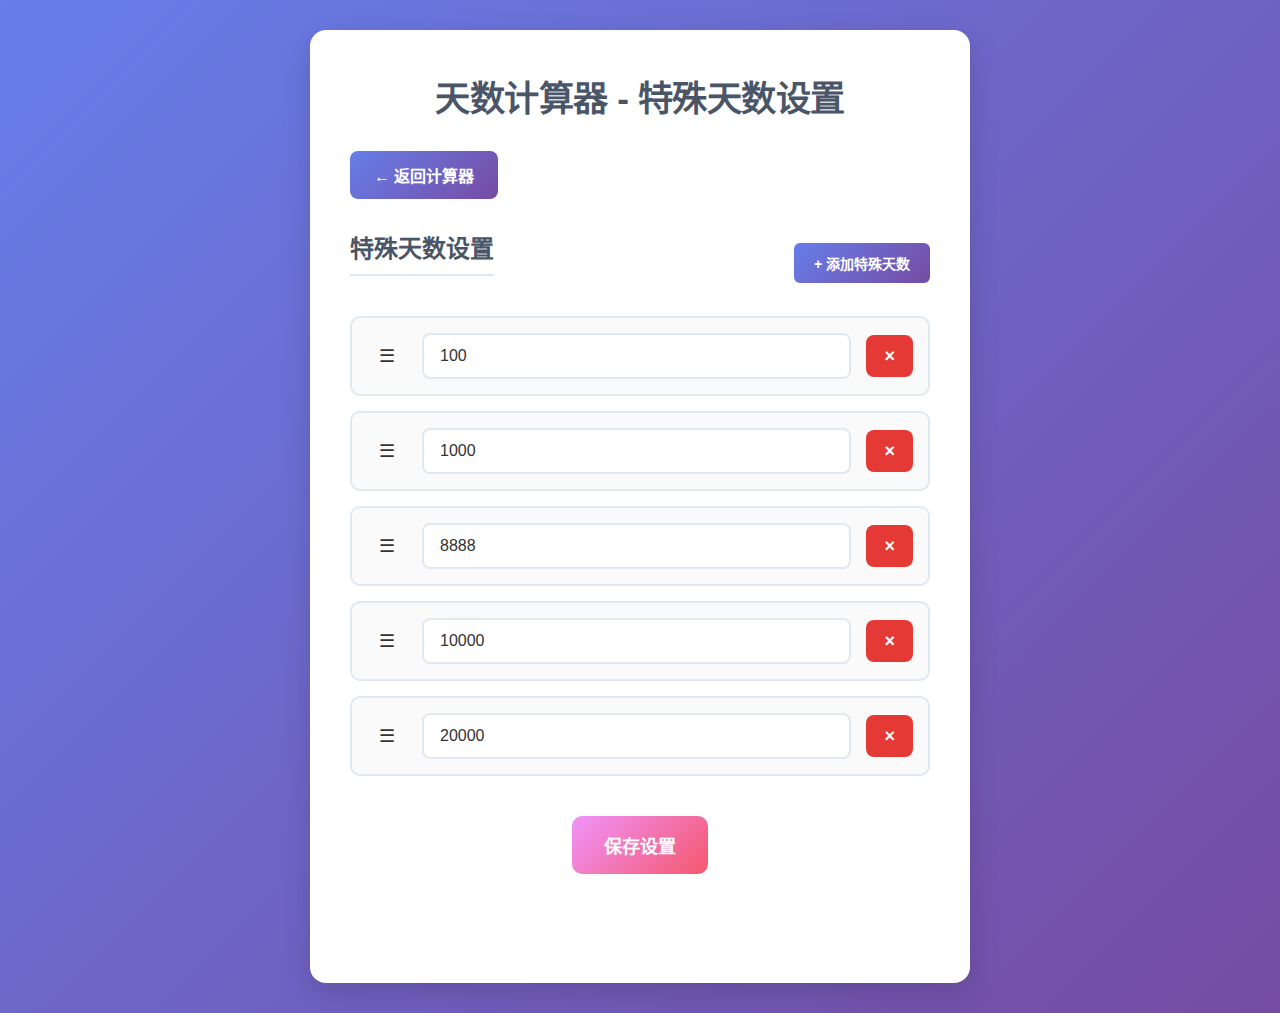
<file: special-days.html>
<!DOCTYPE html>
<html lang="zh-CN">
<head>
    <meta charset="UTF-8">
    <meta name="viewport" content="width=device-width, initial-scale=1.0">
    <title>天数计算器 - 特殊天数设置</title>
    <style>
        /* 全局样式 */
        * {
            margin: 0;
            padding: 0;
            box-sizing: border-box;
        }
        
        /* CSS变量定义 - 默认主题 */
        :root {
            --bg-gradient: linear-gradient(135deg, #667eea 0%, #764ba2 100%);
            --default-btn-gradient: linear-gradient(135deg, #667eea 0%, #764ba2 100%);
            --calculate-btn-gradient: linear-gradient(135deg, #f093fb 0%, #f5576c 100%);
            --result-gradient: linear-gradient(135deg, #e8f5e8 0%, #c8e6c9 100%);
            --special-card-gradient: linear-gradient(135deg, #e3f2fd 0%, #bbdefb 100%);
            --container-bg: white;
            --text-color: #333;
            --title-color: #4a5568;
            --border-color: #e2e8f0;
            --input-bg: #fafafa;
        }
        
        /* 宝石蓝主题 */
        :root[data-theme="blue"] {
            --bg-gradient: linear-gradient(135deg, #a1c4fd 0%, #c2e9fb 100%);
            --default-btn-gradient: linear-gradient(135deg, #2196f3 0%, #0b7dda 100%);
            --calculate-btn-gradient: linear-gradient(135deg, #00bcd4 0%, #0097a7 100%);
            --result-gradient: linear-gradient(135deg, #bbdefb 0%, #90caf9 100%);
            --special-card-gradient: linear-gradient(135deg, #e3f2fd 0%, #bbdefb 100%);
        }
        
        body {
            font-family: 'Segoe UI', Tahoma, Geneva, Verdana, sans-serif;
            max-width: 700px;
            margin: 0 auto;
            padding: 30px 20px;
            background: var(--bg-gradient);
            min-height: 100vh;
            color: var(--text-color);
        }
        
        .container {
            background: var(--container-bg);
            padding: 40px;
            border-radius: 16px;
            box-shadow: 0 10px 30px rgba(0, 0, 0, 0.15);
        }
        
        h1 {
            text-align: center;
            color: var(--title-color);
            font-size: 2.2rem;
            margin-bottom: 30px;
            font-weight: 700;
            letter-spacing: -0.5px;
        }
        
        h2 {
            color: var(--title-color);
            font-size: 1.5rem;
            margin-bottom: 20px;
            font-weight: 600;
            padding-bottom: 10px;
            border-bottom: 2px solid var(--border-color);
        }
        
        /* 导航按钮 */
        .nav-buttons {
            display: flex;
            justify-content: flex-start;
            margin-bottom: 30px;
        }
        
        .back-btn {
            padding: 12px 24px;
            background: var(--default-btn-gradient);
            color: white;
            border: none;
            border-radius: 8px;
            font-size: 16px;
            font-weight: 600;
            cursor: pointer;
            transition: all 0.3s ease;
            text-decoration: none;
            display: inline-flex;
            align-items: center;
            gap: 8px;
        }
        
        .back-btn:hover {
            transform: translateY(-2px);
            box-shadow: 0 6px 20px rgba(102, 126, 234, 0.4);
        }
        
        /* 特殊天数设置 */
        .special-days-section {
            margin-bottom: 30px;
        }
        
        .days-header {
            display: flex;
            justify-content: space-between;
            align-items: center;
            margin-bottom: 20px;
        }
        
        .add-day-btn {
            padding: 10px 20px;
            background: var(--default-btn-gradient);
            color: white;
            border: none;
            border-radius: 6px;
            font-size: 14px;
            cursor: pointer;
            font-weight: 600;
        }
        
        .days-list {
            display: flex;
            flex-direction: column;
            gap: 15px;
            margin-bottom: 20px;
        }
        
        .day-row {
            display: flex;
            gap: 15px;
            align-items: center;
            padding: 15px;
            background: var(--input-bg);
            border: 2px solid var(--border-color);
            border-radius: 10px;
            transition: all 0.3s ease;
        }
        
        .day-row:hover {
            border-color: #667eea;
            background: white;
        }
        
        .day-input {
            flex: 1;
            padding: 12px 16px;
            border: 2px solid var(--border-color);
            border-radius: 8px;
            font-size: 16px;
            background: white;
            color: var(--text-color);
        }
        
        .day-input:focus {
            outline: none;
            border-color: #667eea;
            box-shadow: 0 0 0 3px rgba(102, 126, 234, 0.1);
        }
        
        .remove-day-btn {
            padding: 12px 18px;
            background: #e53935;
            color: white;
            border: none;
            border-radius: 8px;
            font-size: 18px;
            font-weight: 700;
            cursor: pointer;
            line-height: 1;
        }
        
        /* 拖拽中的天数行样式 */
        .day-row.dragging {
            opacity: 0.5;
            transform: scale(1.02);
            box-shadow: 0 6px 20px rgba(0, 0, 0, 0.2);
        }
        
        /* 拖拽手柄样式 */
        .drag-handle {
            cursor: move;
            user-select: none;
            font-size: 18px;
            color: var(--text-color);
        }
        
        /* 拖拽手柄悬停样式 */
        .drag-handle:hover {
            color: #667eea;
        }
        
        /* 保存按钮 */
        .save-section {
            text-align: center;
            margin-top: 40px;
        }
        
        .save-btn {
            padding: 16px 32px;
            background: var(--calculate-btn-gradient);
            color: white;
            border: none;
            border-radius: 10px;
            font-size: 18px;
            font-weight: 600;
            cursor: pointer;
            transition: all 0.3s ease;
        }
        
        .save-btn:hover {
            transform: translateY(-2px);
            box-shadow: 0 6px 20px rgba(245, 87, 108, 0.4);
        }
        
        /* 保存提示 */
        .save-message {
            margin-top: 15px;
            padding: 12px;
            border-radius: 6px;
            font-weight: 600;
            opacity: 0;
            transition: opacity 0.3s ease;
        }
        
        .save-message.success {
            background: linear-gradient(135deg, #e8f5e8 0%, #c8e6c9 100%);
            color: #2e7d32;
            opacity: 1;
        }
        
        /* 响应式设计 */
        @media (max-width: 600px) {
            body {
                padding: 20px 15px;
            }
            
            .container {
                padding: 25px;
            }
            
            h1 {
                font-size: 1.8rem;
            }
            
            .day-row {
                flex-direction: column;
                align-items: stretch;
            }
            
            .remove-day-btn {
                padding: 10px;
            }
        }
    </style>
</head>
<body>
    <div class="container">
        <h1>天数计算器 - 特殊天数设置</h1>
        
        <!-- 返回按钮 -->
        <div class="nav-buttons">
            <a href="index.html" class="back-btn">
                ← 返回计算器
            </a>
        </div>
        
        <!-- 特殊天数设置 -->
        <div class="special-days-section">
            <div class="days-header">
                <h2>特殊天数设置</h2>
                <button id="add-day-btn" class="add-day-btn">+ 添加特殊天数</button>
            </div>
            
            <div id="days-list" class="days-list">
                <!-- 特殊天数行将通过JavaScript动态生成 -->
            </div>
            
            <div class="save-section">
                <button id="save-btn" class="save-btn">保存设置</button>
                <div id="save-message" class="save-message"></div>
            </div>
        </div>
    </div>

    <script>
        // 从本地存储加载特殊天数
        function loadSpecialDays() {
            const savedDays = localStorage.getItem('specialDays');
            return savedDays ? JSON.parse(savedDays) : [100, 1000, 8888, 10000, 20000];
        }
        
        // 保存特殊天数到本地存储
        function saveSpecialDays(days) {
            localStorage.setItem('specialDays', JSON.stringify(days));
        }
        
        // 渲染特殊天数列表
        function renderDaysList() {
            const daysList = document.getElementById('days-list');
            const specialDays = loadSpecialDays();
            
            daysList.innerHTML = '';
            
            specialDays.forEach((day, index) => {
                const dayRow = document.createElement('div');
                dayRow.className = 'day-row';
                dayRow.draggable = true;
                dayRow.dataset.index = index;
                
                dayRow.innerHTML = `
                    <div class="drag-handle" style="cursor: move; padding: 0 12px; color: var(--text-color); display: flex; align-items: center;">☰</div>
                    <input type="number" class="day-input" placeholder="输入天数" value="${day}" min="1" style="flex: 1; padding: 12px 16px; border: 2px solid var(--border-color); border-radius: 8px; font-size: 16px; background: white; color: var(--text-color);">
                    <button class="remove-day-btn" title="删除天数">×</button>
                `;
                
                daysList.appendChild(dayRow);
            });
            
            // 添加删除按钮事件
            addDeleteEventListeners();
            // 添加拖拽事件
            addDragEventListeners();
        }
        
        // 添加拖拽事件监听器
        function addDragEventListeners() {
            const daysList = document.getElementById('days-list');
            let draggedElement = null;
            
            // 拖拽开始事件
            daysList.addEventListener('dragstart', function(e) {
                if (e.target.closest('.day-row')) {
                    draggedElement = e.target.closest('.day-row');
                    draggedElement.classList.add('dragging');
                }
            });
            
            // 拖拽结束事件
            daysList.addEventListener('dragend', function(e) {
                if (draggedElement) {
                    draggedElement.classList.remove('dragging');
                    draggedElement = null;
                    updateDayIndices();
                }
            });
            
            // 拖拽经过事件
            daysList.addEventListener('dragover', function(e) {
                e.preventDefault();
                
                const afterElement = getDragAfterElement(daysList, e.clientY);
                const draggable = document.querySelector('.dragging');
                if (draggable) {
                    if (afterElement == null) {
                        daysList.appendChild(draggable);
                    } else {
                        daysList.insertBefore(draggable, afterElement);
                    }
                    // 更新索引
                    updateDayIndices();
                }
            });
            
            // 拖拽放置事件
            daysList.addEventListener('drop', function(e) {
                e.preventDefault();
                if (draggedElement) {
                    draggedElement.classList.remove('dragging');
                    updateDayIndices();
                }
            });
        }
        
        // 获取拖拽元素应该插入到哪个元素之后
        function getDragAfterElement(container, y) {
            const draggableElements = [...container.querySelectorAll('.day-row:not(.dragging)')];
            
            return draggableElements.reduce((closest, child) => {
                const box = child.getBoundingClientRect();
                const offset = y - box.top - box.height / 2;
                
                if (offset < 0 && offset > closest.offset) {
                    return { offset: offset, element: child };
                } else {
                    return closest;
                }
            }, { offset: Number.NEGATIVE_INFINITY }).element;
        }
        
        // 更新所有天数行的索引
        function updateDayIndices() {
            const dayRows = document.querySelectorAll('.day-row');
            dayRows.forEach((row, index) => {
                row.dataset.index = index;
            });
        }
        
        // 添加删除按钮事件监听
        function addDeleteEventListeners() {
            const removeBtns = document.querySelectorAll('.remove-day-btn');
            
            removeBtns.forEach(btn => {
                btn.addEventListener('click', function() {
                    const daysList = document.getElementById('days-list');
                    // 确保至少保留一行
                    if (daysList.children.length > 1) {
                        this.parentElement.remove();
                    }
                });
            });
        }
        
        // 添加新天数行
        function addDayRow() {
            const daysList = document.getElementById('days-list');
            const newRow = document.createElement('div');
            newRow.className = 'day-row';
            newRow.draggable = true;
            
            newRow.innerHTML = `
                <div class="drag-handle" style="cursor: move; padding: 0 12px; color: var(--text-color); display: flex; align-items: center;">☰</div>
                <input type="number" class="day-input" placeholder="输入天数" min="1" style="flex: 1; padding: 12px 16px; border: 2px solid var(--border-color); border-radius: 8px; font-size: 16px; background: white; color: var(--text-color);">
                <button class="remove-day-btn" title="删除天数">×</button>
            `;
            
            daysList.appendChild(newRow);
            
            // 添加删除按钮事件
            const removeBtn = newRow.querySelector('.remove-day-btn');
            removeBtn.addEventListener('click', function() {
                const daysList = document.getElementById('days-list');
                if (daysList.children.length > 1) {
                    newRow.remove();
                    updateDayIndices();
                }
            });
            
            // 更新天数行索引
            updateDayIndices();
        }
        
        // 保存设置
        function saveSettings() {
            const dayRows = document.querySelectorAll('.day-row');
            const specialDays = [];
            
            // 按照当前DOM顺序读取天数
            dayRows.forEach(row => {
                const input = row.querySelector('.day-input');
                const day = parseInt(input.value);
                if (!isNaN(day) && day > 0) {
                    specialDays.push(day);
                }
            });
            
            // 确保至少保存一个天数
            if (specialDays.length === 0) {
                alert('请至少保留一个特殊天数！');
                return;
            }
            
            // 保存到本地存储
            saveSpecialDays(specialDays);
            
            // 显示保存成功消息
            const saveMessage = document.getElementById('save-message');
            saveMessage.textContent = '设置已成功保存！';
            saveMessage.className = 'save-message success';
            
            // 3秒后隐藏消息
            setTimeout(() => {
                saveMessage.className = 'save-message';
            }, 3000);
        }
        
        // 初始化页面
        document.addEventListener('DOMContentLoaded', function() {
            // 渲染特殊天数列表
            renderDaysList();
            
            // 添加天数按钮事件
            document.getElementById('add-day-btn').addEventListener('click', addDayRow);
            
            // 保存按钮事件
            document.getElementById('save-btn').addEventListener('click', saveSettings);
        });
    </script>
</body>
</html>
</file>
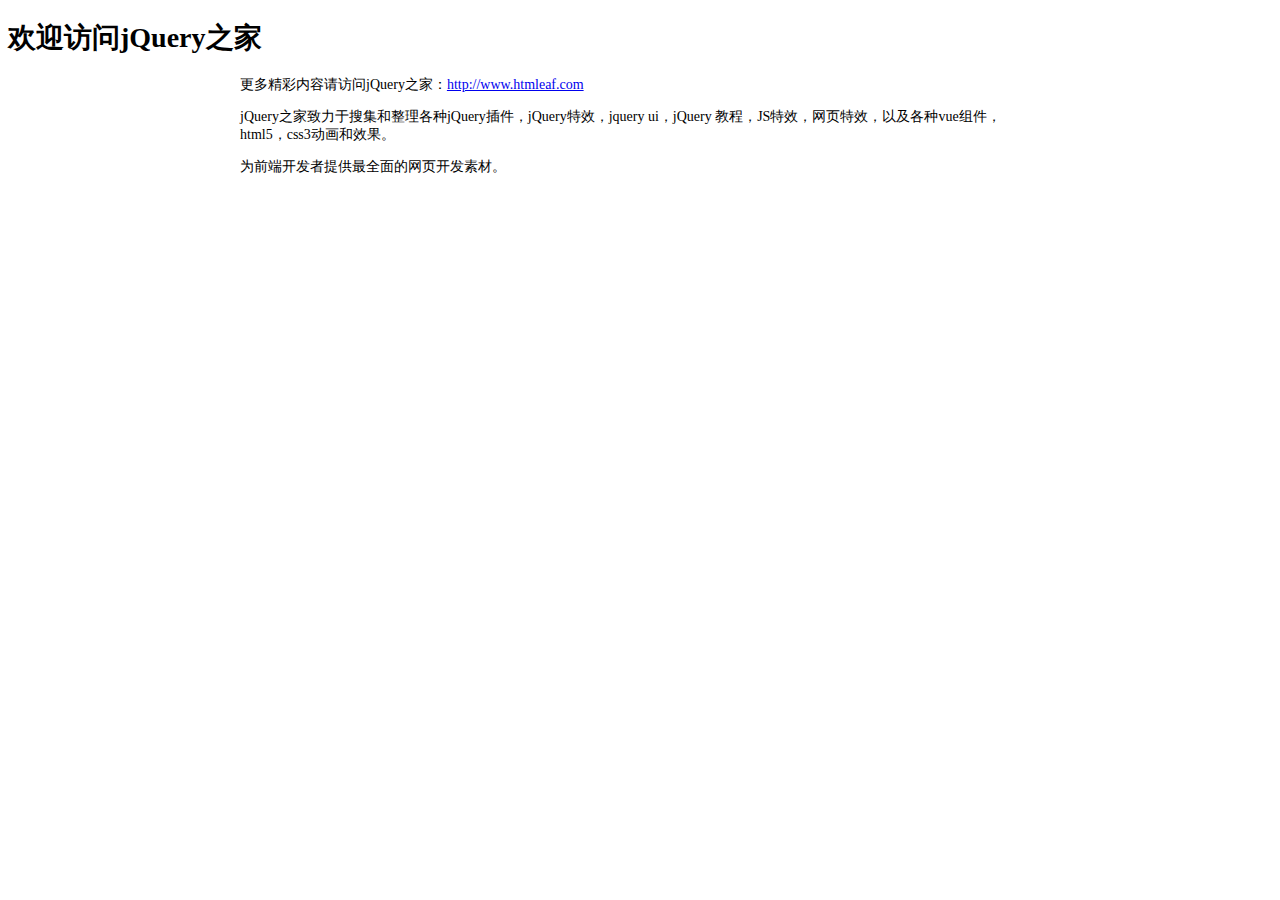
<file: 202303100952/readme.html>
<!DOCTYPE html>
<html lang="en">
<head>
	<meta charset="UTF-8">
	<meta name="viewport" content="width=device-width, initial-scale=1.0">
	<title>jQuery之家</title>
	<style type="text/css">
		body{font-size: 14px;}
		.content{
			width: 800px;
			margin: 0 auto;
		}
	</style>
</head>
<body>
	<h1>欢迎访问jQuery之家</h1>
	<div class="content">
	<p>更多精彩内容请访问jQuery之家：<a href="http://www.htmleaf.com">http://www.htmleaf.com</a></p>
	<p>jQuery之家致力于搜集和整理各种jQuery插件，jQuery特效，jquery ui，jQuery 教程，JS特效，网页特效，以及各种vue组件，html5，css3动画和效果。</p>
	<p>为前端开发者提供最全面的网页开发素材。</p>
</body>
</html>
</file>
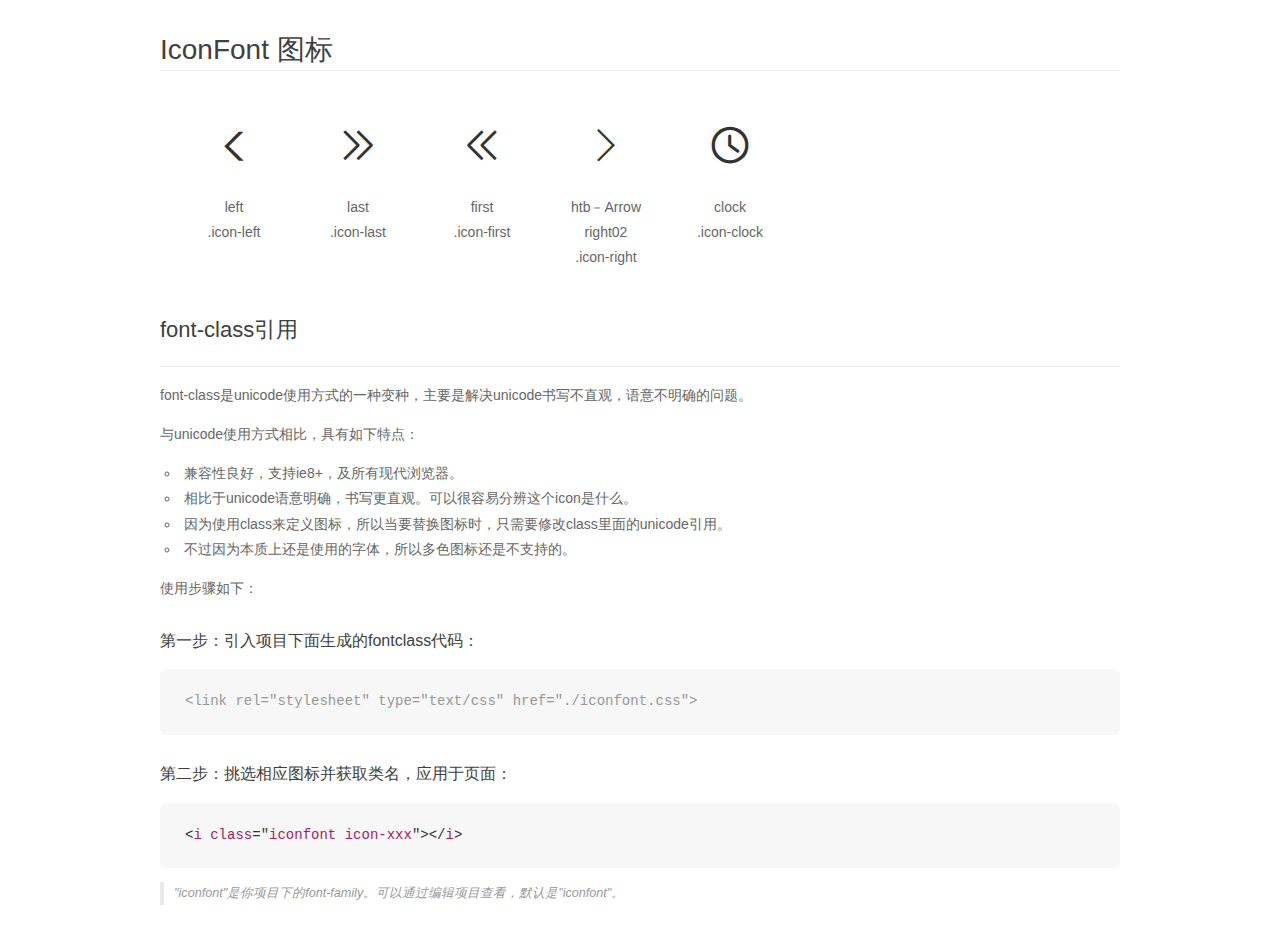
<file: 202303100952/fonts/iconfont/demo_fontclass.html>
<!DOCTYPE html>
<html>
<head>
    <meta charset="utf-8"/>
    <title>IconFont</title>
    <link rel="stylesheet" href="demo.css">
    <link rel="stylesheet" href="iconfont.css">
</head>
<body>
    <div class="main markdown">
        <h1>IconFont 图标</h1>
        <ul class="icon_lists clear">
            
                <li>
                <i class="icon iconfont icon-left"></i>
                    <div class="name">left</div>
                    <div class="fontclass">.icon-left</div>
                </li>
            
                <li>
                <i class="icon iconfont icon-last"></i>
                    <div class="name">last</div>
                    <div class="fontclass">.icon-last</div>
                </li>
            
                <li>
                <i class="icon iconfont icon-first"></i>
                    <div class="name">first</div>
                    <div class="fontclass">.icon-first</div>
                </li>
            
                <li>
                <i class="icon iconfont icon-right"></i>
                    <div class="name">htb－Arrow right02</div>
                    <div class="fontclass">.icon-right</div>
                </li>
            
                <li>
                <i class="icon iconfont icon-clock"></i>
                    <div class="name">clock</div>
                    <div class="fontclass">.icon-clock</div>
                </li>
            
        </ul>

        <h2 id="font-class-">font-class引用</h2>
        <hr>

        <p>font-class是unicode使用方式的一种变种，主要是解决unicode书写不直观，语意不明确的问题。</p>
        <p>与unicode使用方式相比，具有如下特点：</p>
        <ul>
        <li>兼容性良好，支持ie8+，及所有现代浏览器。</li>
        <li>相比于unicode语意明确，书写更直观。可以很容易分辨这个icon是什么。</li>
        <li>因为使用class来定义图标，所以当要替换图标时，只需要修改class里面的unicode引用。</li>
        <li>不过因为本质上还是使用的字体，所以多色图标还是不支持的。</li>
        </ul>
        <p>使用步骤如下：</p>
        <h3 id="-fontclass-">第一步：引入项目下面生成的fontclass代码：</h3>


        <pre><code class="lang-js hljs javascript"><span class="hljs-comment">&lt;link rel="stylesheet" type="text/css" href="./iconfont.css"&gt;</span></code></pre>
        <h3 id="-">第二步：挑选相应图标并获取类名，应用于页面：</h3>
        <pre><code class="lang-css hljs">&lt;<span class="hljs-selector-tag">i</span> <span class="hljs-selector-tag">class</span>="<span class="hljs-selector-tag">iconfont</span> <span class="hljs-selector-tag">icon-xxx</span>"&gt;&lt;/<span class="hljs-selector-tag">i</span>&gt;</code></pre>
        <blockquote>
        <p>"iconfont"是你项目下的font-family。可以通过编辑项目查看，默认是"iconfont"。</p>
        </blockquote>
    </div>
</body>
</html>
</file>
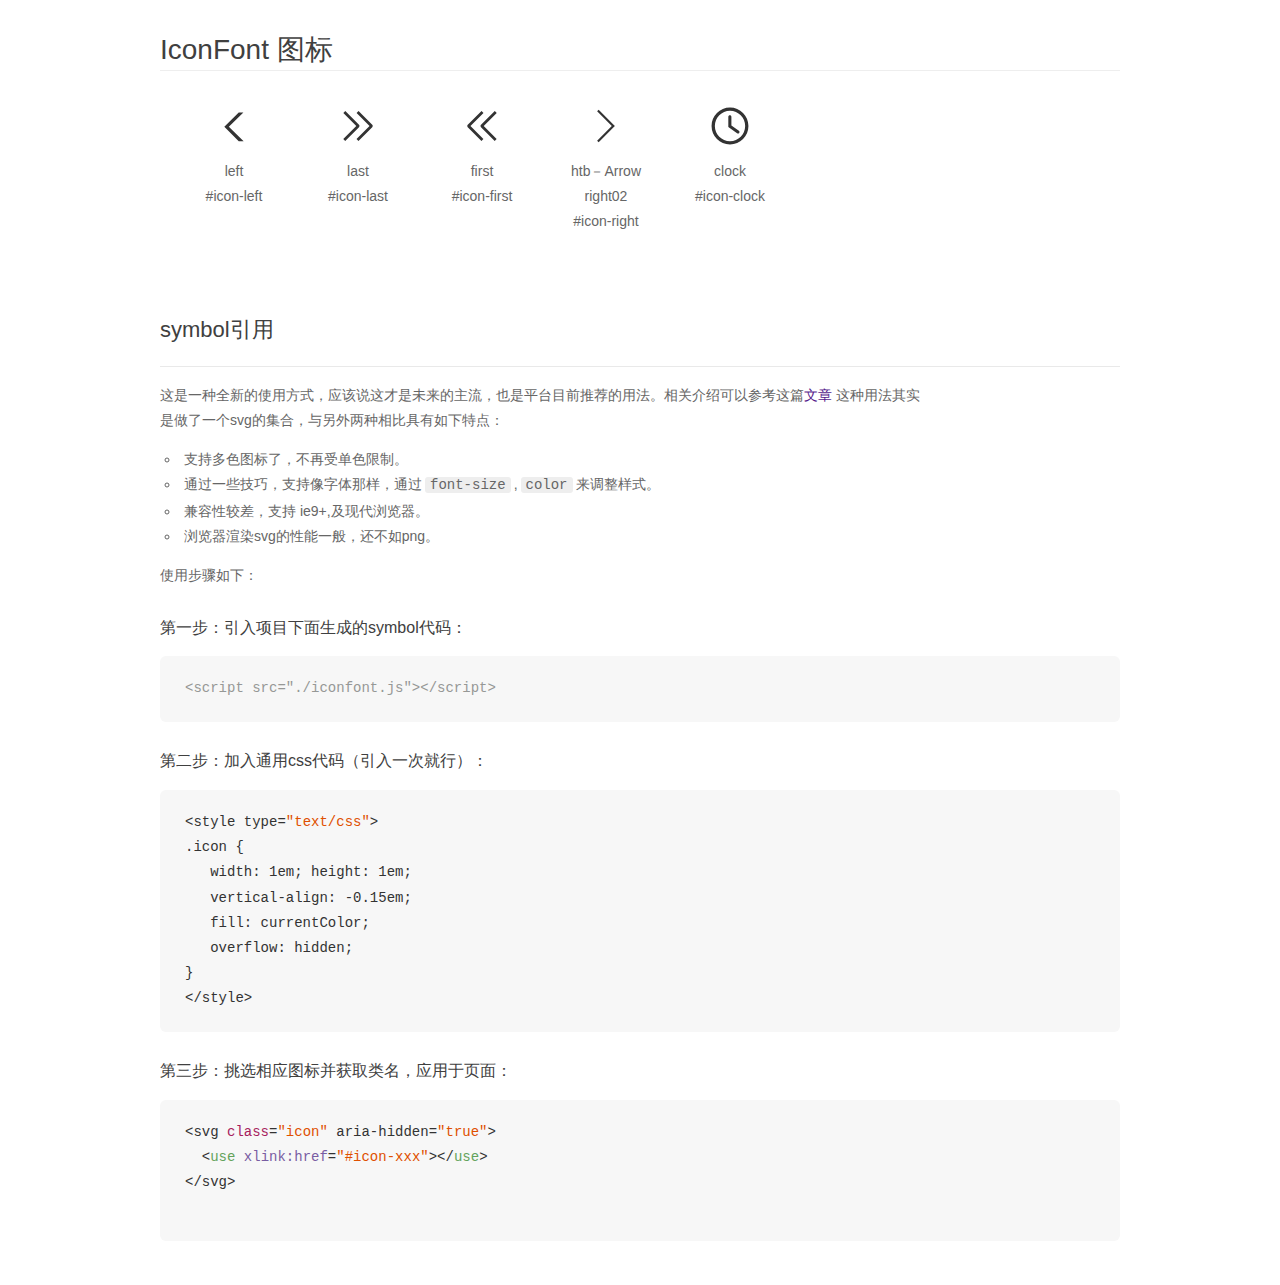
<file: 202303100952/fonts/iconfont/demo_symbol.html>
<!DOCTYPE html>
<html>
<head>
    <meta charset="utf-8"/>
    <title>IconFont</title>
    <link rel="stylesheet" href="demo.css">
    <script src="iconfont.js"></script>

    <style type="text/css">
        .icon {
          /* 通过设置 font-size 来改变图标大小 */
          width: 1em; height: 1em;
          /* 图标和文字相邻时，垂直对齐 */
          vertical-align: -0.15em;
          /* 通过设置 color 来改变 SVG 的颜色/fill */
          fill: currentColor;
          /* path 和 stroke 溢出 viewBox 部分在 IE 下会显示
             normalize.css 中也包含这行 */
          overflow: hidden;
        }

    </style>
</head>
<body>
    <div class="main markdown">
        <h1>IconFont 图标</h1>
        <ul class="icon_lists clear">
            
                <li>
                    <svg class="icon" aria-hidden="true">
                        <use xlink:href="#icon-left"></use>
                    </svg>
                    <div class="name">left</div>
                    <div class="fontclass">#icon-left</div>
                </li>
            
                <li>
                    <svg class="icon" aria-hidden="true">
                        <use xlink:href="#icon-last"></use>
                    </svg>
                    <div class="name">last</div>
                    <div class="fontclass">#icon-last</div>
                </li>
            
                <li>
                    <svg class="icon" aria-hidden="true">
                        <use xlink:href="#icon-first"></use>
                    </svg>
                    <div class="name">first</div>
                    <div class="fontclass">#icon-first</div>
                </li>
            
                <li>
                    <svg class="icon" aria-hidden="true">
                        <use xlink:href="#icon-right"></use>
                    </svg>
                    <div class="name">htb－Arrow right02</div>
                    <div class="fontclass">#icon-right</div>
                </li>
            
                <li>
                    <svg class="icon" aria-hidden="true">
                        <use xlink:href="#icon-clock"></use>
                    </svg>
                    <div class="name">clock</div>
                    <div class="fontclass">#icon-clock</div>
                </li>
            
        </ul>


        <h2 id="symbol-">symbol引用</h2>
        <hr>

        <p>这是一种全新的使用方式，应该说这才是未来的主流，也是平台目前推荐的用法。相关介绍可以参考这篇<a href="">文章</a>
        这种用法其实是做了一个svg的集合，与另外两种相比具有如下特点：</p>
        <ul>
          <li>支持多色图标了，不再受单色限制。</li>
          <li>通过一些技巧，支持像字体那样，通过<code>font-size</code>,<code>color</code>来调整样式。</li>
          <li>兼容性较差，支持 ie9+,及现代浏览器。</li>
          <li>浏览器渲染svg的性能一般，还不如png。</li>
        </ul>
        <p>使用步骤如下：</p>
        <h3 id="-symbol-">第一步：引入项目下面生成的symbol代码：</h3>
        <pre><code class="lang-js hljs javascript"><span class="hljs-comment">&lt;script src="./iconfont.js"&gt;&lt;/script&gt;</span></code></pre>
        <h3 id="-css-">第二步：加入通用css代码（引入一次就行）：</h3>
        <pre><code class="lang-js hljs javascript">&lt;style type=<span class="hljs-string">"text/css"</span>&gt;
.icon {
   width: <span class="hljs-number">1</span>em; height: <span class="hljs-number">1</span>em;
   vertical-align: <span class="hljs-number">-0.15</span>em;
   fill: currentColor;
   overflow: hidden;
}
&lt;<span class="hljs-regexp">/style&gt;</span></code></pre>
        <h3 id="-">第三步：挑选相应图标并获取类名，应用于页面：</h3>
        <pre><code class="lang-js hljs javascript">&lt;svg <span class="hljs-class"><span class="hljs-keyword">class</span></span>=<span class="hljs-string">"icon"</span> aria-hidden=<span class="hljs-string">"true"</span>&gt;<span class="xml"><span class="hljs-tag">
  &lt;<span class="hljs-name">use</span> <span class="hljs-attr">xlink:href</span>=<span class="hljs-string">"#icon-xxx"</span>&gt;</span><span class="hljs-tag">&lt;/<span class="hljs-name">use</span>&gt;</span>
</span>&lt;<span class="hljs-regexp">/svg&gt;
        </span></code></pre>
    </div>
</body>
</html>
</file>
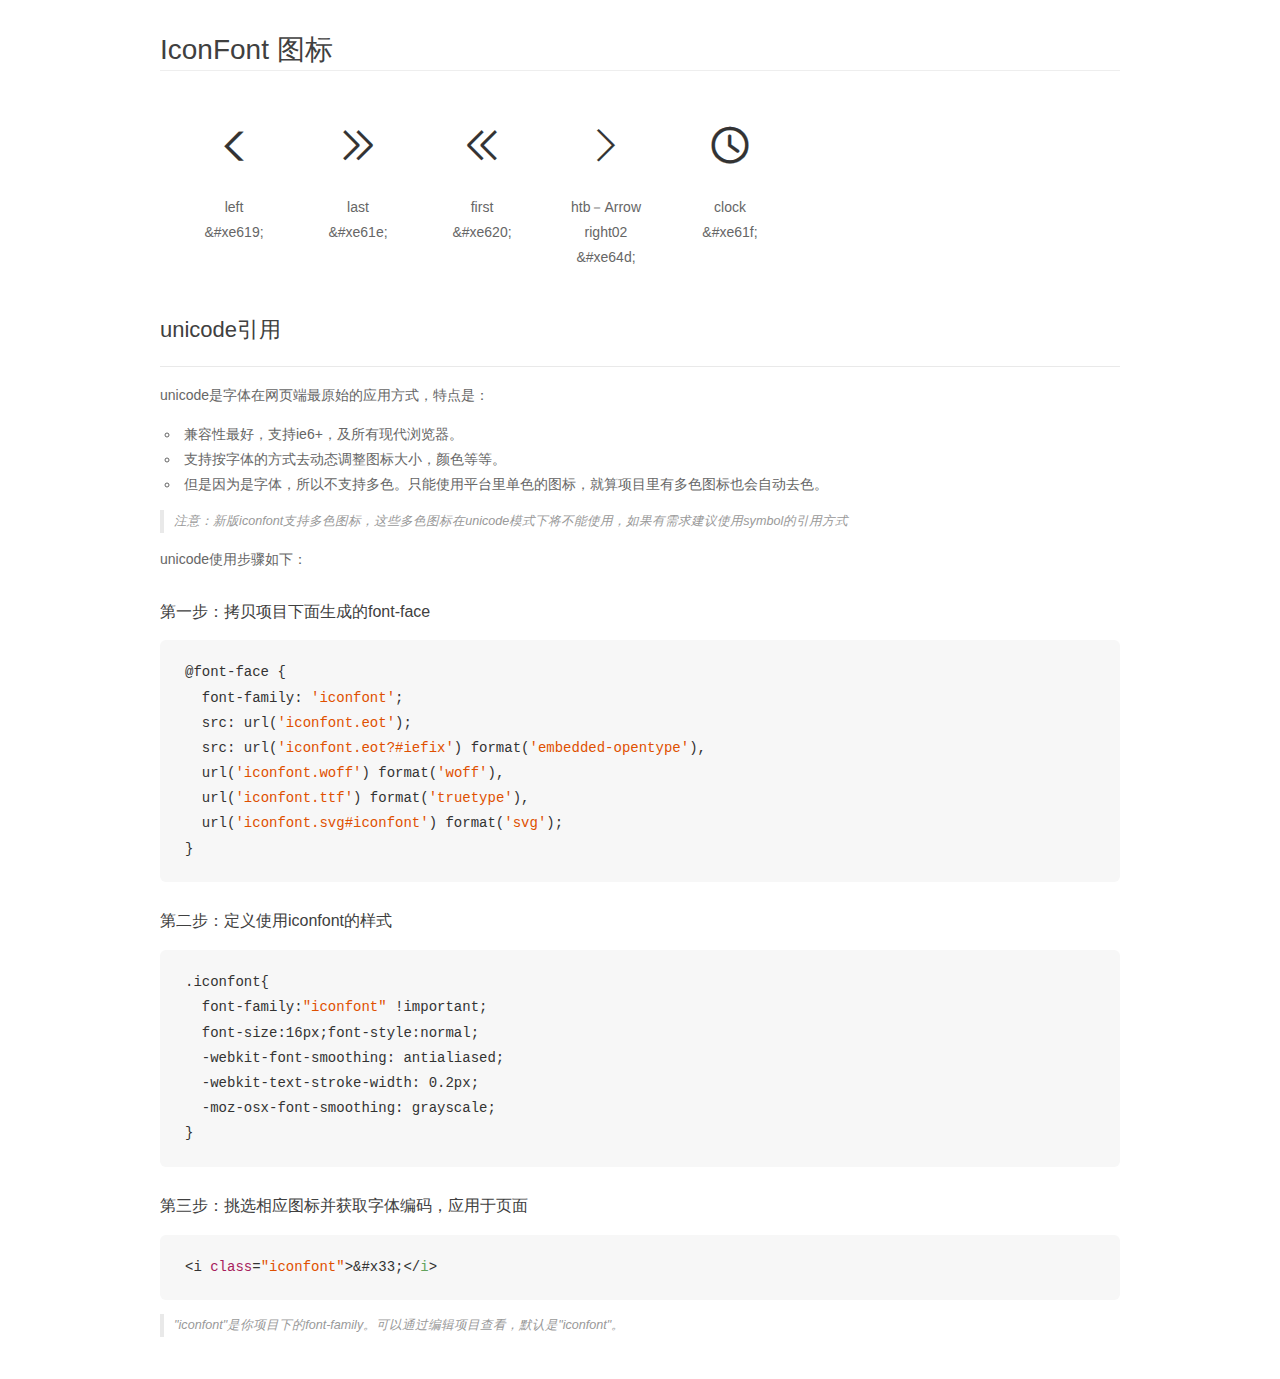
<file: 202303100952/fonts/iconfont/demo_unicode.html>
<!DOCTYPE html>
<html>
<head>
    <meta charset="utf-8"/>
    <title>IconFont</title>
    <link rel="stylesheet" href="demo.css">

    <style type="text/css">

        @font-face {font-family: "iconfont";
          src: url('iconfont.eot'); /* IE9*/
          src: url('iconfont.eot#iefix') format('embedded-opentype'), /* IE6-IE8 */
          url('iconfont.woff') format('woff'), /* chrome, firefox */
          url('iconfont.ttf') format('truetype'), /* chrome, firefox, opera, Safari, Android, iOS 4.2+*/
          url('iconfont.svg#iconfont') format('svg'); /* iOS 4.1- */
        }

        .iconfont {
          font-family:"iconfont" !important;
          font-size:16px;
          font-style:normal;
          -webkit-font-smoothing: antialiased;
          -webkit-text-stroke-width: 0.2px;
          -moz-osx-font-smoothing: grayscale;
        }

    </style>
</head>
<body>
    <div class="main markdown">
        <h1>IconFont 图标</h1>
        <ul class="icon_lists clear">
            
                <li>
                <i class="icon iconfont">&#xe619;</i>
                    <div class="name">left</div>
                    <div class="code">&amp;#xe619;</div>
                </li>
            
                <li>
                <i class="icon iconfont">&#xe61e;</i>
                    <div class="name">last</div>
                    <div class="code">&amp;#xe61e;</div>
                </li>
            
                <li>
                <i class="icon iconfont">&#xe620;</i>
                    <div class="name">first</div>
                    <div class="code">&amp;#xe620;</div>
                </li>
            
                <li>
                <i class="icon iconfont">&#xe64d;</i>
                    <div class="name">htb－Arrow right02</div>
                    <div class="code">&amp;#xe64d;</div>
                </li>
            
                <li>
                <i class="icon iconfont">&#xe61f;</i>
                    <div class="name">clock</div>
                    <div class="code">&amp;#xe61f;</div>
                </li>
            
        </ul>
        <h2 id="unicode-">unicode引用</h2>
        <hr>

        <p>unicode是字体在网页端最原始的应用方式，特点是：</p>
        <ul>
        <li>兼容性最好，支持ie6+，及所有现代浏览器。</li>
        <li>支持按字体的方式去动态调整图标大小，颜色等等。</li>
        <li>但是因为是字体，所以不支持多色。只能使用平台里单色的图标，就算项目里有多色图标也会自动去色。</li>
        </ul>
        <blockquote>
        <p>注意：新版iconfont支持多色图标，这些多色图标在unicode模式下将不能使用，如果有需求建议使用symbol的引用方式</p>
        </blockquote>
        <p>unicode使用步骤如下：</p>
        <h3 id="-font-face">第一步：拷贝项目下面生成的font-face</h3>
        <pre><code class="lang-js hljs javascript">@font-face {
  font-family: <span class="hljs-string">'iconfont'</span>;
  src: url(<span class="hljs-string">'iconfont.eot'</span>);
  src: url(<span class="hljs-string">'iconfont.eot?#iefix'</span>) format(<span class="hljs-string">'embedded-opentype'</span>),
  url(<span class="hljs-string">'iconfont.woff'</span>) format(<span class="hljs-string">'woff'</span>),
  url(<span class="hljs-string">'iconfont.ttf'</span>) format(<span class="hljs-string">'truetype'</span>),
  url(<span class="hljs-string">'iconfont.svg#iconfont'</span>) format(<span class="hljs-string">'svg'</span>);
}
</code></pre>
        <h3 id="-iconfont-">第二步：定义使用iconfont的样式</h3>
        <pre><code class="lang-js hljs javascript">.iconfont{
  font-family:<span class="hljs-string">"iconfont"</span> !important;
  font-size:<span class="hljs-number">16</span>px;font-style:normal;
  -webkit-font-smoothing: antialiased;
  -webkit-text-stroke-width: <span class="hljs-number">0.2</span>px;
  -moz-osx-font-smoothing: grayscale;
}
</code></pre>
        <h3 id="-">第三步：挑选相应图标并获取字体编码，应用于页面</h3>
        <pre><code class="lang-js hljs javascript">&lt;i <span class="hljs-class"><span class="hljs-keyword">class</span></span>=<span class="hljs-string">"iconfont"</span>&gt;&amp;#x33;<span class="xml"><span class="hljs-tag">&lt;/<span class="hljs-name">i</span>&gt;</span></span></code></pre>

        <blockquote>
        <p>"iconfont"是你项目下的font-family。可以通过编辑项目查看，默认是"iconfont"。</p>
        </blockquote>
    </div>


</body>
</html>
</file>
<file: 202303100952/css/datepicker.css>
@font-face{font-family:"kxiconfont";src:url("iconfont.eot?t=1534989522363");src:url("iconfont.eot?t=1534989522363#iefix") format("embedded-opentype"),url("[data-uri]") format("woff"),url("iconfont.ttf?t=1534989522363") format("truetype"),url("iconfont.svg?t=1534989522363#iconfont") format("svg")}.kxiconfont{font-family:"kxiconfont" !important;font-size:16px;font-style:normal;-webkit-font-smoothing:antialiased;-moz-osx-font-smoothing:grayscale}.icon-left:before{content:"\e619"}.icon-last:before{content:"\e61e"}.icon-first:before{content:"\e620"}.icon-right:before{content:"\e64d"}.icon-clock:before{content:"\e61f"}a{color:#20A0FF}*:before,*:after{-webkit-box-sizing:border-box;-moz-box-sizing:border-box;box-sizing:border-box}.c-datepicker-picker{-webkit-box-sizing:border-box;-moz-box-sizing:border-box;box-sizing:border-box;width:296px;position:absolute;z-index:2001}.c-datepicker-picker *:before,.c-datepicker-picker *:after{-webkit-box-sizing:border-box;-moz-box-sizing:border-box;box-sizing:border-box}.c-datepicker-picker{color:#333;border:1px solid #e4e7ed;box-shadow:0 2px 12px 0 rgba(0,0,0,0.1);background:#fff;border-radius:4px;line-height:30px;margin:5px 0;display:none}.c-datepicker-picker a{color:#333}.c-datepicker-picker.only-time{width:150px}.c-datepicker-picker.only-time .c-datepicker-time-panel{position:relative;box-shadow:none;margin:0}.c-datepicker-picker.only-time .c-datepicker-date-picker__time-header,.c-datepicker-picker.only-time .c-datepicker-date-picker__editor-wrap{padding:0}.c-datepicker-date-picker.has-time .c-datepicker-picker__body-wrapper{position:relative}.c-datepicker-date-picker__time-header{position:relative;border-bottom:1px solid #e4e4e4;font-size:12px;padding:8px 5px 5px;display:table;width:100%;box-sizing:border-box}.c-datepicker-date-picker__editor-wrap{position:relative;display:table-cell;padding:0 5px}.c-datepicker-input{position:relative;font-size:14px;display:inline-block;width:100%}.c-datepicker-input--small{font-size:13px}.c-datepicker-input__inner{-webkit-appearance:none;background-color:#fff;background-image:none;border-radius:4px;border:1px solid #dcdfe6;box-sizing:border-box;color:#333;display:inline-block;font-size:inherit;height:40px;line-height:40px;outline:none;width:100%;padding:0 10px}.c-datepicker-input--small .c-datepicker-input__inner{height:32px;line-height:32px}.c-datepicker-time-panel{margin:5px 0;border:1px solid #e4e7ed;background-color:#fff;box-shadow:0 2px 12px 0 rgba(0,0,0,0.1);border-radius:2px;position:absolute;width:180px;left:0;z-index:1000;user-select:none}.c-datepicker-time-panel__content{font-size:0;position:relative;overflow:hidden}.c-datepicker-time-panel__content:before,.c-datepicker-time-panel__content:after{content:"";top:50%;position:absolute;margin-top:-15px;height:32px;z-index:-1;left:0;right:0;box-sizing:border-box;padding-top:6px;text-align:left;border-top:1px solid #e4e7ed;border-bottom:1px solid #e4e7ed}.c-datepicker-time-panel__content:after{left:50%;margin-left:12%;margin-right:12%}.c-datepicker-time-panel__content.has-seconds:after{left:66.66667%}.c-datepicker-time-spinner{width:100%;white-space:nowrap}.c-datepicker-time-spinner.has-seconds .c-datepicker-time-spinner__wrapper{width:33.3%}.c-datepicker-time-spinner__wrapper{height:190px;overflow:auto;display:inline-block;width:50%;vertical-align:top;position:relative}.c-datepicker-scrollbar{overflow:hidden;position:relative}.c-datepicker-scrollbar::-webkit-scrollbar{display:none}.c-datepicker-scrollbar__wrap{overflow:scroll;height:100%}.c-datepicker-time-spinner__wrapper .c-datepicker-scrollbar__wrap:not(.c-datepicker-scrollbar__wrap--hidden-default){padding-bottom:15px}.c-datepicker-time-spinner__list{margin:0;list-style:none}.c-datepicker-time-spinner__input.c-datepicker-input .c-datepicker-input__inner,.c-datepicker-time-spinner__list{padding:0;text-align:center}.c-datepicker-time-spinner__list:after,.c-datepicker-time-spinner__list:before{content:"";display:block;width:100%;height:80px}.c-datepicker-time-spinner__item{height:32px;line-height:32px;font-size:12px;color:#333}.c-datepicker-time-spinner__item.disabled{color:#999}.c-datepicker-time-spinner__item.disabled:hover{cursor:no-drop}.c-datepicker-scrollbar__bar.is-horizontal{height:6px;left:2px}.c-datepicker-scrollbar__bar.is-horizontal>div{height:100%}.c-datepicker-scrollbar__thumb{position:relative;display:block;width:0;height:0;cursor:pointer;border-radius:inherit;background-color:rgba(144,146,152,0.3);transition:background-color .3s}.c-datepicker-time-panel__footer{border-top:1px solid #e4e4e4;padding:4px 0;height:36px;line-height:25px;text-align:right;box-sizing:border-box}.c-datepicker-time-panel__btn{border:none;line-height:28px;padding:0 5px;margin:0 5px;cursor:pointer;background-color:transparent;outline:none;font-size:12px;color:#303133}.c-datepicker-time-panel__btn.confirm{font-weight:800;color:#409eff}.c-datepicker-time-panel__btn.cancel{font-weight:800;color:#999;padding-left:0px}.c-datepicker-time-panel__btn.min,.c-datepicker-time-panel__btn.max{float:left;padding-right:0}.c-datepicker-date-picker__header{margin:10px 12px;text-align:center}.c-datepicker-date-picker__header-label{font-size:16px;font-weight:500;padding:0 5px;line-height:22px;text-align:center;cursor:pointer;color:#333}.c-datepicker-picker__content{position:relative;margin:10px 15px}.c-datepicker-date-picker table{table-layout:fixed;width:100%}.c-datepicker-date-table{font-size:12px;user-select:none;border-spacing:0;width:100%}.c-datepicker-date-table td.next-month .cell,.c-datepicker-date-table td.prev-month .cell{color:#c0c4cc}.c-datepicker-date-table td.disabled .cell,.c-datepicker-month-table td.disabled .cell,.c-datepicker-year-table td.disabled .cell{text-decoration:line-through;color:#999}.c-datepicker-year-table td.current .cell{color:#409eff}.c-datepicker-date-table td{width:34px;height:30px;padding:4px 0;box-sizing:border-box;text-align:center;cursor:pointer;position:relative}.c-datepicker-date-table td div{height:30px;padding:3px 0;box-sizing:border-box}.c-datepicker-date-table td .cell{width:24px;height:24px;display:block;margin:0 auto;line-height:24px;position:absolute;left:50%;transform:translateX(-50%);border-radius:50%}.c-datepicker-date-table td.in-range div,.c-datepicker-date-table td.in-range div:hover{background-color:#f2f6fc}.c-datepicker-date-table td.start-date div{margin-left:1px;border-top-left-radius:15px;border-bottom-left-radius:15px}.c-datepicker-date-table td.end-date div{margin-right:1px;border-top-right-radius:15px;border-bottom-right-radius:15px}.c-datepicker-date-table th{padding:5px;color:#333;font-weight:400;border-bottom:1px solid #ebeef5}.c-datepicker-year-table,.c-datepicker-month-table{font-size:14px;margin:-1px;border-collapse:collapse;margin-bottom:5px}.c-datepicker-month-table td .cell{width:48px;height:32px;display:block;line-height:32px;color:#333;margin:0 auto}.c-datepicker-button{display:inline-block;line-height:1;white-space:nowrap;cursor:pointer;background:#fff;border:1px solid #dcdfe6;border-color:#dcdfe6;color:#333;-webkit-appearance:none;text-align:center;box-sizing:border-box;outline:none;margin:0;transition:.1s;font-weight:500;-moz-user-select:none;-webkit-user-select:none;-ms-user-select:none;padding:12px 20px;font-size:14px;border-radius:4px}.c-datepicker-button--mini{padding:7px 15px;font-size:12px;border-radius:3px}.c-datepicker-button--text{border-color:transparent;color:#409eff;background:transparent;padding-left:0;padding-right:0}.c-datepicker-picker__btn-cancel{color:#999}.popper__arrow{top:-6px;left:50%;margin-right:3px;border-top-width:0;border-bottom-color:#ebeef5;position:absolute;display:block;width:0;height:0;border-color:transparent;border-style:solid}.popper__arrow{border-width:6px;filter:drop-shadow(0 2px 12px rgba(0,0,0,0.03))}.c-datepicker-date-table td.available:hover{color:#409eff}.c-datepicker-picker__footer{border-top:1px solid #e4e4e4;padding:4px;text-align:right;background-color:#fff;position:relative;font-size:0}.c-datepicker-button+.c-datepicker-button{margin-left:10px}.c-datepicker-date-picker__prev-btn{float:left}.c-datepicker-date-picker__next-btn{float:right}.c-datepicker-picker__icon-btn{cursor:pointer;padding:2px 7px}.c-datepicker-picker__icon-btn:hover{color:#409eff}.c-datepicker-date-table td.in-range div,.c-datepicker-date-table td.in-range div:hover{background-color:#f2f6fc}.c-datepicker-scrollbar__thumb{position:relative;display:block;width:0;height:0;cursor:pointer;border-radius:inherit;background-color:rgba(144,146,152,0.3);transition:background-color .3s}.c-datepicker-scrollbar__bar.is-vertical>div{width:100%}.c-datepicker-scrollbar__bar{position:absolute;right:2px;bottom:2px;z-index:1;border-radius:4px;opacity:0;transition:opacity .12s ease-out}.c-datepicker-date-table td.today .cell{color:#409eff;font-weight:700}.c-datepicker-date-table td.cell{width:24px;height:24px;display:block;margin:0 auto;line-height:24px;border-radius:50%}.c-datepicker-date-table td.current:not(.disabled) .cell{color:#fff;background-color:#409eff}.c-datepicker-month-table td .cell:hover,.c-datepicker-month-table td.current:not(.disabled) .cell{color:#409eff}.c-datepicker-scrollbar__bar.is-vertical{width:6px;top:2px}.c-datepicker-scrollbar__bar.is-horizontal{height:6px;left:2px}.c-datepicker-scrollbar__bar.is-horizontal>div{height:100%}.c-datepicker-month-table td,.c-datepicker-year-table td{text-align:center;padding:16px 3px;cursor:pointer}.c-datepicker-picker [slot=sidebar]+.c-datepicker-picker__body,.c-datepicker-picker__sidebar+.c-datepicker-picker__body{margin-left:102px}.c-datepicker-picker [slot=sidebar],.c-datepicker-picker__sidebar{position:absolute;top:0;bottom:0;width:102px;border-right:1px solid #e4e4e4;box-sizing:border-box;padding-top:6px;background-color:#fff;overflow:auto}.c-datepicker-picker__shortcut{display:block;width:100%;border:0;background-color:transparent;line-height:28px;font-size:14px;color:#333;padding-left:8px;text-align:left;outline:none;cursor:pointer}.c-datepicker-picker__shortcut:hover{color:#409eff}.c-datepicker-date-range-picker.has-sidebar{width:636px}.c-datepicker-date-picker.has-sidebar{width:390px}.c-datepicker-picker__body-wrapper:after,.c-datepicker-picker__body:after,.c-datepicker-picker__body-content:after{content:"";display:table;clear:both}.c-datepicker-date-range-picker{width:532px}.c-datepicker-only-time-title{text-align:center}.c-datepicker-date-range-picker.only-time{width:400px}.c-datepicker-date-range-picker.only-time .c-datepicker-time-panel{position:relative}.c-datepicker-date-range-picker.only-time .c-datepicker-time-panel{box-shadow:none}.c-datepicker-date-range-picker-panel__wrap{float:left;width:50%;box-sizing:border-box;margin:0;padding:10px}.c-datepicker-date-range-picker-panel__wrap.is-left{border-right:1px solid #e4e4e4}.c-datepicker-picker__content{margin:0;width:100%;margin:0 auto}.c-datepicker-date-range-picker__time-header{position:relative;border-bottom:1px solid #e4e4e4;font-size:12px;padding:8px 5px 5px;display:table;width:100%;box-sizing:border-box}.c-datepicker-date-range-picker__time-content{box-sizing:border-box;display:table-cell}.c-datepicker-date-range-picker__editor-wrap{position:relative;display:table-cell;padding:0 5px}.is-right .c-datepicker-date-range-picker__header-year{margin-left:66px;margin-right:10px}.is-right .c-datepicker-date-range-picker__header-month{margin-right:10px}.is-left .c-datepicker-date-range-picker__header-year{margin-left:12px}.is-left .c-datepicker-date-range-picker__header-month{margin-left:10px}.c-datepicker-date-range-picker__header{user-select:none;font-size:16px}.c-datepicker-data-input{border:none;outline:none;display:inline-block;height:100%;margin:0;padding:0;text-align:center;font-size:14px;color:#333;line-height:1;vertical-align:top;background-color:#fff}div.c-datepicker-data-input{line-height:34px}.c-datepicker-data-input.only-date{width:86px}.c-datepicker-data-input.only-time{width:60px}.c-datepicker-single-editor .c-datepicker-data-input{text-align:left}.c-datepicker-range-separator{padding:0 3px;display:inline-block;text-align:center}.c-datepicker-date-editor{-webkit-appearance:none;background-color:#fff;background-image:none;border-radius:4px;border:1px solid #dcdfe6;box-sizing:border-box;color:#333;display:inline-block;font-size:inherit;height:34px;line-height:34px;outline:none;padding:0 15px;white-space:nowrap}.c-datepicker-range__icon{display:inline-block;text-align:center}.is-en.c-datepicker-date-range-picker .is-right .c-datepicker-date-range-picker__header-year{margin-left:93px}.is-en.c-datepicker-date-range-picker .is-right .c-datepicker-date-range-picker__header-month{margin-right:22px}.is-en.c-datepicker-date-range-picker .is-left .c-datepicker-date-range-picker__header-year{margin-left:35px}.is-en .c-datepicker-time-panel__btn{margin:0}
</file>
<file: 202303100952/css/base.css>
.wrapper{
	max-width: 100%;
	width: 800px;
	margin: 0 auto;
}
.htmleaf-links{
    padding: 20px 0;
    text-align: center;
}
.text-center {
    text-align: center;
}
.related {
    margin-top: 50px;
	/* color: #fff; */
	/* background: #494A5F; */
	text-align: center;
	font-size: 1.25em;
	padding: 0.5em 0;
	overflow: hidden;
}

.related > a {
	vertical-align: top;
	width: calc(100% - 20px);
	max-width: 340px;
	display: inline-block;
	text-align: center;
	margin: 20px 10px;
	padding: 25px;
	/* font-family: "Microsoft YaHei","宋体","Segoe UI", "Lucida Grande", Helvetica, Arial,sans-serif, FreeSans, Arimo; */
}
.related a {
	display: inline-block;
	text-align: left;
	margin: 20px auto;
	padding: 10px 20px;
	/* opacity: 0.8; */
	-webkit-transition: opacity 0.3s;
	transition: opacity 0.3s;
	-webkit-backface-visibility: hidden;
	text-decoration: none;
}

.related a:hover,
.related a:active {
	opacity: 1;
}

.related a img {
	max-width: 100%;
	/* opacity: 0.8; */
	border-radius: 4px;
}
.related a:hover img,
.related a:active img {
	opacity: 1;
}
.related h3{font-family: "Microsoft YaHei", sans-serif;font-size: 1.2em}
.related a h3 {
	font-size: 0.85em;
	font-weight: 500;
	margin-top: 0.15em;
	/* color: #fff; */
}
</file>
<file: datepicker/css/base.css>
.wrapper{
	max-width: 100%;
	width: 800px;
	margin: 0 auto;
}
.htmleaf-links{
    padding: 20px 0;
    text-align: center;
}
.text-center {
    text-align: center;
}
.related {
    margin-top: 50px;
	/* color: #fff; */
	/* background: #494A5F; */
	text-align: center;
	font-size: 1.25em;
	padding: 0.5em 0;
	overflow: hidden;
}

.related > a {
	vertical-align: top;
	width: calc(100% - 20px);
	max-width: 340px;
	display: inline-block;
	text-align: center;
	margin: 20px 10px;
	padding: 25px;
	/* font-family: "Microsoft YaHei","宋体","Segoe UI", "Lucida Grande", Helvetica, Arial,sans-serif, FreeSans, Arimo; */
}
.related a {
	display: inline-block;
	text-align: left;
	margin: 20px auto;
	padding: 10px 20px;
	/* opacity: 0.8; */
	-webkit-transition: opacity 0.3s;
	transition: opacity 0.3s;
	-webkit-backface-visibility: hidden;
	text-decoration: none;
}

.related a:hover,
.related a:active {
	opacity: 1;
}

.related a img {
	max-width: 100%;
	/* opacity: 0.8; */
	border-radius: 4px;
}
.related a:hover img,
.related a:active img {
	opacity: 1;
}
.related h3{font-family: "Microsoft YaHei", sans-serif;font-size: 1.2em}
.related a h3 {
	font-size: 0.85em;
	font-weight: 500;
	margin-top: 0.15em;
	/* color: #fff; */
}
</file>
<file: datepicker/css/datepicker.css>
@font-face{font-family:"kxiconfont";src:url("iconfont.eot?t=1534989522363");src:url("iconfont.eot?t=1534989522363#iefix") format("embedded-opentype"),url("[data-uri]") format("woff"),url("iconfont.ttf?t=1534989522363") format("truetype"),url("iconfont.svg?t=1534989522363#iconfont") format("svg")}.kxiconfont{font-family:"kxiconfont" !important;font-size:16px;font-style:normal;-webkit-font-smoothing:antialiased;-moz-osx-font-smoothing:grayscale}.icon-left:before{content:"\e619"}.icon-last:before{content:"\e61e"}.icon-first:before{content:"\e620"}.icon-right:before{content:"\e64d"}.icon-clock:before{content:"\e61f"}a{color:#20A0FF}*:before,*:after{-webkit-box-sizing:border-box;-moz-box-sizing:border-box;box-sizing:border-box}.c-datepicker-picker{-webkit-box-sizing:border-box;-moz-box-sizing:border-box;box-sizing:border-box;width:296px;position:absolute;z-index:2001}.c-datepicker-picker *:before,.c-datepicker-picker *:after{-webkit-box-sizing:border-box;-moz-box-sizing:border-box;box-sizing:border-box}.c-datepicker-picker{color:#333;border:1px solid #e4e7ed;box-shadow:0 2px 12px 0 rgba(0,0,0,0.1);background:#fff;border-radius:4px;line-height:30px;margin:5px 0;display:none}.c-datepicker-picker a{color:#333}.c-datepicker-picker.only-time{width:150px}.c-datepicker-picker.only-time .c-datepicker-time-panel{position:relative;box-shadow:none;margin:0}.c-datepicker-picker.only-time .c-datepicker-date-picker__time-header,.c-datepicker-picker.only-time .c-datepicker-date-picker__editor-wrap{padding:0}.c-datepicker-date-picker.has-time .c-datepicker-picker__body-wrapper{position:relative}.c-datepicker-date-picker__time-header{position:relative;border-bottom:1px solid #e4e4e4;font-size:12px;padding:8px 5px 5px;display:table;width:100%;box-sizing:border-box}.c-datepicker-date-picker__editor-wrap{position:relative;display:table-cell;padding:0 5px}.c-datepicker-input{position:relative;font-size:14px;display:inline-block;width:100%}.c-datepicker-input--small{font-size:13px}.c-datepicker-input__inner{-webkit-appearance:none;background-color:#fff;background-image:none;border-radius:4px;border:1px solid #dcdfe6;box-sizing:border-box;color:#333;display:inline-block;font-size:inherit;height:40px;line-height:40px;outline:none;width:100%;padding:0 10px}.c-datepicker-input--small .c-datepicker-input__inner{height:32px;line-height:32px}.c-datepicker-time-panel{margin:5px 0;border:1px solid #e4e7ed;background-color:#fff;box-shadow:0 2px 12px 0 rgba(0,0,0,0.1);border-radius:2px;position:absolute;width:180px;left:0;z-index:1000;user-select:none}.c-datepicker-time-panel__content{font-size:0;position:relative;overflow:hidden}.c-datepicker-time-panel__content:before,.c-datepicker-time-panel__content:after{content:"";top:50%;position:absolute;margin-top:-15px;height:32px;z-index:-1;left:0;right:0;box-sizing:border-box;padding-top:6px;text-align:left;border-top:1px solid #e4e7ed;border-bottom:1px solid #e4e7ed}.c-datepicker-time-panel__content:after{left:50%;margin-left:12%;margin-right:12%}.c-datepicker-time-panel__content.has-seconds:after{left:66.66667%}.c-datepicker-time-spinner{width:100%;white-space:nowrap}.c-datepicker-time-spinner.has-seconds .c-datepicker-time-spinner__wrapper{width:33.3%}.c-datepicker-time-spinner__wrapper{height:190px;overflow:auto;display:inline-block;width:50%;vertical-align:top;position:relative}.c-datepicker-scrollbar{overflow:hidden;position:relative}.c-datepicker-scrollbar::-webkit-scrollbar{display:none}.c-datepicker-scrollbar__wrap{overflow:scroll;height:100%}.c-datepicker-time-spinner__wrapper .c-datepicker-scrollbar__wrap:not(.c-datepicker-scrollbar__wrap--hidden-default){padding-bottom:15px}.c-datepicker-time-spinner__list{margin:0;list-style:none}.c-datepicker-time-spinner__input.c-datepicker-input .c-datepicker-input__inner,.c-datepicker-time-spinner__list{padding:0;text-align:center}.c-datepicker-time-spinner__list:after,.c-datepicker-time-spinner__list:before{content:"";display:block;width:100%;height:80px}.c-datepicker-time-spinner__item{height:32px;line-height:32px;font-size:12px;color:#333}.c-datepicker-time-spinner__item.disabled{color:#999}.c-datepicker-time-spinner__item.disabled:hover{cursor:no-drop}.c-datepicker-scrollbar__bar.is-horizontal{height:6px;left:2px}.c-datepicker-scrollbar__bar.is-horizontal>div{height:100%}.c-datepicker-scrollbar__thumb{position:relative;display:block;width:0;height:0;cursor:pointer;border-radius:inherit;background-color:rgba(144,146,152,0.3);transition:background-color .3s}.c-datepicker-time-panel__footer{border-top:1px solid #e4e4e4;padding:4px 0;height:36px;line-height:25px;text-align:right;box-sizing:border-box}.c-datepicker-time-panel__btn{border:none;line-height:28px;padding:0 5px;margin:0 5px;cursor:pointer;background-color:transparent;outline:none;font-size:12px;color:#303133}.c-datepicker-time-panel__btn.confirm{font-weight:800;color:#409eff}.c-datepicker-time-panel__btn.cancel{font-weight:800;color:#999;padding-left:0px}.c-datepicker-time-panel__btn.min,.c-datepicker-time-panel__btn.max{float:left;padding-right:0}.c-datepicker-date-picker__header{margin:10px 12px;text-align:center}.c-datepicker-date-picker__header-label{font-size:16px;font-weight:500;padding:0 5px;line-height:22px;text-align:center;cursor:pointer;color:#333}.c-datepicker-picker__content{position:relative;margin:10px 15px}.c-datepicker-date-picker table{table-layout:fixed;width:100%}.c-datepicker-date-table{font-size:12px;user-select:none;border-spacing:0;width:100%}.c-datepicker-date-table td.next-month .cell,.c-datepicker-date-table td.prev-month .cell{color:#c0c4cc}.c-datepicker-date-table td.disabled .cell,.c-datepicker-month-table td.disabled .cell,.c-datepicker-year-table td.disabled .cell{text-decoration:line-through;color:#999}.c-datepicker-year-table td.current .cell{color:#409eff}.c-datepicker-date-table td{width:34px;height:30px;padding:4px 0;box-sizing:border-box;text-align:center;cursor:pointer;position:relative}.c-datepicker-date-table td div{height:30px;padding:3px 0;box-sizing:border-box}.c-datepicker-date-table td .cell{width:24px;height:24px;display:block;margin:0 auto;line-height:24px;position:absolute;left:50%;transform:translateX(-50%);border-radius:50%}.c-datepicker-date-table td.in-range div,.c-datepicker-date-table td.in-range div:hover{background-color:#f2f6fc}.c-datepicker-date-table td.start-date div{margin-left:1px;border-top-left-radius:15px;border-bottom-left-radius:15px}.c-datepicker-date-table td.end-date div{margin-right:1px;border-top-right-radius:15px;border-bottom-right-radius:15px}.c-datepicker-date-table th{padding:5px;color:#333;font-weight:400;border-bottom:1px solid #ebeef5}.c-datepicker-year-table,.c-datepicker-month-table{font-size:14px;margin:-1px;border-collapse:collapse;margin-bottom:5px}.c-datepicker-month-table td .cell{width:48px;height:32px;display:block;line-height:32px;color:#333;margin:0 auto}.c-datepicker-button{display:inline-block;line-height:1;white-space:nowrap;cursor:pointer;background:#fff;border:1px solid #dcdfe6;border-color:#dcdfe6;color:#333;-webkit-appearance:none;text-align:center;box-sizing:border-box;outline:none;margin:0;transition:.1s;font-weight:500;-moz-user-select:none;-webkit-user-select:none;-ms-user-select:none;padding:12px 20px;font-size:14px;border-radius:4px}.c-datepicker-button--mini{padding:7px 15px;font-size:12px;border-radius:3px}.c-datepicker-button--text{border-color:transparent;color:#409eff;background:transparent;padding-left:0;padding-right:0}.c-datepicker-picker__btn-cancel{color:#999}.popper__arrow{top:-6px;left:50%;margin-right:3px;border-top-width:0;border-bottom-color:#ebeef5;position:absolute;display:block;width:0;height:0;border-color:transparent;border-style:solid}.popper__arrow{border-width:6px;filter:drop-shadow(0 2px 12px rgba(0,0,0,0.03))}.c-datepicker-date-table td.available:hover{color:#409eff}.c-datepicker-picker__footer{border-top:1px solid #e4e4e4;padding:4px;text-align:right;background-color:#fff;position:relative;font-size:0}.c-datepicker-button+.c-datepicker-button{margin-left:10px}.c-datepicker-date-picker__prev-btn{float:left}.c-datepicker-date-picker__next-btn{float:right}.c-datepicker-picker__icon-btn{cursor:pointer;padding:2px 7px}.c-datepicker-picker__icon-btn:hover{color:#409eff}.c-datepicker-date-table td.in-range div,.c-datepicker-date-table td.in-range div:hover{background-color:#f2f6fc}.c-datepicker-scrollbar__thumb{position:relative;display:block;width:0;height:0;cursor:pointer;border-radius:inherit;background-color:rgba(144,146,152,0.3);transition:background-color .3s}.c-datepicker-scrollbar__bar.is-vertical>div{width:100%}.c-datepicker-scrollbar__bar{position:absolute;right:2px;bottom:2px;z-index:1;border-radius:4px;opacity:0;transition:opacity .12s ease-out}.c-datepicker-date-table td.today .cell{color:#409eff;font-weight:700}.c-datepicker-date-table td.cell{width:24px;height:24px;display:block;margin:0 auto;line-height:24px;border-radius:50%}.c-datepicker-date-table td.current:not(.disabled) .cell{color:#fff;background-color:#409eff}.c-datepicker-month-table td .cell:hover,.c-datepicker-month-table td.current:not(.disabled) .cell{color:#409eff}.c-datepicker-scrollbar__bar.is-vertical{width:6px;top:2px}.c-datepicker-scrollbar__bar.is-horizontal{height:6px;left:2px}.c-datepicker-scrollbar__bar.is-horizontal>div{height:100%}.c-datepicker-month-table td,.c-datepicker-year-table td{text-align:center;padding:16px 3px;cursor:pointer}.c-datepicker-picker [slot=sidebar]+.c-datepicker-picker__body,.c-datepicker-picker__sidebar+.c-datepicker-picker__body{margin-left:102px}.c-datepicker-picker [slot=sidebar],.c-datepicker-picker__sidebar{position:absolute;top:0;bottom:0;width:102px;border-right:1px solid #e4e4e4;box-sizing:border-box;padding-top:6px;background-color:#fff;overflow:auto}.c-datepicker-picker__shortcut{display:block;width:100%;border:0;background-color:transparent;line-height:28px;font-size:14px;color:#333;padding-left:8px;text-align:left;outline:none;cursor:pointer}.c-datepicker-picker__shortcut:hover{color:#409eff}.c-datepicker-date-range-picker.has-sidebar{width:636px}.c-datepicker-date-picker.has-sidebar{width:390px}.c-datepicker-picker__body-wrapper:after,.c-datepicker-picker__body:after,.c-datepicker-picker__body-content:after{content:"";display:table;clear:both}.c-datepicker-date-range-picker{width:532px}.c-datepicker-only-time-title{text-align:center}.c-datepicker-date-range-picker.only-time{width:400px}.c-datepicker-date-range-picker.only-time .c-datepicker-time-panel{position:relative}.c-datepicker-date-range-picker.only-time .c-datepicker-time-panel{box-shadow:none}.c-datepicker-date-range-picker-panel__wrap{float:left;width:50%;box-sizing:border-box;margin:0;padding:10px}.c-datepicker-date-range-picker-panel__wrap.is-left{border-right:1px solid #e4e4e4}.c-datepicker-picker__content{margin:0;width:100%;margin:0 auto}.c-datepicker-date-range-picker__time-header{position:relative;border-bottom:1px solid #e4e4e4;font-size:12px;padding:8px 5px 5px;display:table;width:100%;box-sizing:border-box}.c-datepicker-date-range-picker__time-content{box-sizing:border-box;display:table-cell}.c-datepicker-date-range-picker__editor-wrap{position:relative;display:table-cell;padding:0 5px}.is-right .c-datepicker-date-range-picker__header-year{margin-left:66px;margin-right:10px}.is-right .c-datepicker-date-range-picker__header-month{margin-right:10px}.is-left .c-datepicker-date-range-picker__header-year{margin-left:12px}.is-left .c-datepicker-date-range-picker__header-month{margin-left:10px}.c-datepicker-date-range-picker__header{user-select:none;font-size:16px}.c-datepicker-data-input{border:none;outline:none;display:inline-block;height:100%;margin:0;padding:0;text-align:center;font-size:14px;color:#333;line-height:1;vertical-align:top;background-color:#fff}div.c-datepicker-data-input{line-height:34px}.c-datepicker-data-input.only-date{width:86px}.c-datepicker-data-input.only-time{width:60px}.c-datepicker-single-editor .c-datepicker-data-input{text-align:left}.c-datepicker-range-separator{padding:0 3px;display:inline-block;text-align:center}.c-datepicker-date-editor{-webkit-appearance:none;background-color:#fff;background-image:none;border-radius:4px;border:1px solid #dcdfe6;box-sizing:border-box;color:#333;display:inline-block;font-size:inherit;height:34px;line-height:34px;outline:none;padding:0 15px;white-space:nowrap}.c-datepicker-range__icon{display:inline-block;text-align:center}.is-en.c-datepicker-date-range-picker .is-right .c-datepicker-date-range-picker__header-year{margin-left:93px}.is-en.c-datepicker-date-range-picker .is-right .c-datepicker-date-range-picker__header-month{margin-right:22px}.is-en.c-datepicker-date-range-picker .is-left .c-datepicker-date-range-picker__header-year{margin-left:35px}.is-en .c-datepicker-time-panel__btn{margin:0}
</file>
<file: datepicker/css/iconfont.css>
@font-face{font-family:"kxiconfont";src:url("iconfont.eot?t=1534989522363");src:url("iconfont.eot?t=1534989522363#iefix") format("embedded-opentype"),url("[data-uri]") format("woff"),url("iconfont.ttf?t=1534989522363") format("truetype"),url("iconfont.svg?t=1534989522363#iconfont") format("svg")}.kxiconfont{font-family:"kxiconfont" !important;font-size:16px;font-style:normal;-webkit-font-smoothing:antialiased;-moz-osx-font-smoothing:grayscale}.icon-left:before{content:"\e619"}.icon-last:before{content:"\e61e"}.icon-first:before{content:"\e620"}.icon-right:before{content:"\e64d"}.icon-clock:before{content:"\e61f"}
</file>
<file: 202303100952/fonts/iconfont/iconfont.css>
@font-face {font-family: "iconfont";
  src: url('iconfont.eot?t=1534989522363'); /* IE9*/
  src: url('iconfont.eot?t=1534989522363#iefix') format('embedded-opentype'), /* IE6-IE8 */
  url('[data-uri]') format('woff'),
  url('iconfont.ttf?t=1534989522363') format('truetype'), /* chrome, firefox, opera, Safari, Android, iOS 4.2+*/
  url('iconfont.svg?t=1534989522363#iconfont') format('svg'); /* iOS 4.1- */
}

.iconfont {
  font-family:"iconfont" !important;
  font-size:16px;
  font-style:normal;
  -webkit-font-smoothing: antialiased;
  -moz-osx-font-smoothing: grayscale;
}

.icon-left:before { content: "\e619"; }

.icon-last:before { content: "\e61e"; }

.icon-first:before { content: "\e620"; }

.icon-right:before { content: "\e64d"; }

.icon-clock:before { content: "\e61f"; }
</file>
<file: 202303100952/fonts/iconfont/demo.css>
*{margin: 0;padding: 0;list-style: none;}
/*
KISSY CSS Reset
理念：1. reset 的目的不是清除浏览器的默认样式，这仅是部分工作。清除和重置是紧密不可分的。
2. reset 的目的不是让默认样式在所有浏览器下一致，而是减少默认样式有可能带来的问题。
3. reset 期望提供一套普适通用的基础样式。但没有银弹，推荐根据具体需求，裁剪和修改后再使用。
特色：1. 适应中文；2. 基于最新主流浏览器。
维护：玉伯<lifesinger@gmail.com>, 正淳<ragecarrier@gmail.com>
 */

/** 清除内外边距 **/
body, h1, h2, h3, h4, h5, h6, hr, p, blockquote, /* structural elements 结构元素 */
dl, dt, dd, ul, ol, li, /* list elements 列表元素 */
pre, /* text formatting elements 文本格式元素 */
form, fieldset, legend, button, input, textarea, /* form elements 表单元素 */
th, td /* table elements 表格元素 */ {
  margin: 0;
  padding: 0;
}

/** 设置默认字体 **/
body,
button, input, select, textarea /* for ie */ {
  font: 12px/1.5 tahoma, arial, \5b8b\4f53, sans-serif;
}
h1, h2, h3, h4, h5, h6 { font-size: 100%; }
address, cite, dfn, em, var { font-style: normal; } /* 将斜体扶正 */
code, kbd, pre, samp { font-family: courier new, courier, monospace; } /* 统一等宽字体 */
small { font-size: 12px; } /* 小于 12px 的中文很难阅读，让 small 正常化 */

/** 重置列表元素 **/
ul, ol { list-style: none; }

/** 重置文本格式元素 **/
a { text-decoration: none; }
a:hover { text-decoration: underline; }


/** 重置表单元素 **/
legend { color: #000; } /* for ie6 */
fieldset, img { border: 0; } /* img 搭车：让链接里的 img 无边框 */
button, input, select, textarea { font-size: 100%; } /* 使得表单元素在 ie 下能继承字体大小 */
/* 注：optgroup 无法扶正 */

/** 重置表格元素 **/
table { border-collapse: collapse; border-spacing: 0; }

/* 清除浮动 */
.ks-clear:after, .clear:after {
  content: '\20';
  display: block;
  height: 0;
  clear: both;
}
.ks-clear, .clear {
  *zoom: 1;
}

.main {
  padding: 30px 100px;
width: 960px;
margin: 0 auto;
}
.main h1{font-size:36px; color:#333; text-align:left;margin-bottom:30px; border-bottom: 1px solid #eee;}

.helps{margin-top:40px;}
.helps pre{
  padding:20px;
  margin:10px 0;
  border:solid 1px #e7e1cd;
  background-color: #fffdef;
  overflow: auto;
}

.icon_lists{
  width: 100% !important;

}

.icon_lists li{
  float:left;
  width: 100px;
  height:180px;
  text-align: center;
  list-style: none !important;
}
.icon_lists .icon{
  font-size: 42px;
  line-height: 100px;
  margin: 10px 0;
  color:#333;
  -webkit-transition: font-size 0.25s ease-out 0s;
  -moz-transition: font-size 0.25s ease-out 0s;
  transition: font-size 0.25s ease-out 0s;

}
.icon_lists .icon:hover{
  font-size: 100px;
}



.markdown {
  color: #666;
  font-size: 14px;
  line-height: 1.8;
}

.highlight {
  line-height: 1.5;
}

.markdown img {
  vertical-align: middle;
  max-width: 100%;
}

.markdown h1 {
  color: #404040;
  font-weight: 500;
  line-height: 40px;
  margin-bottom: 24px;
}

.markdown h2,
.markdown h3,
.markdown h4,
.markdown h5,
.markdown h6 {
  color: #404040;
  margin: 1.6em 0 0.6em 0;
  font-weight: 500;
  clear: both;
}

.markdown h1 {
  font-size: 28px;
}

.markdown h2 {
  font-size: 22px;
}

.markdown h3 {
  font-size: 16px;
}

.markdown h4 {
  font-size: 14px;
}

.markdown h5 {
  font-size: 12px;
}

.markdown h6 {
  font-size: 12px;
}

.markdown hr {
  height: 1px;
  border: 0;
  background: #e9e9e9;
  margin: 16px 0;
  clear: both;
}

.markdown p,
.markdown pre {
  margin: 1em 0;
}

.markdown > p,
.markdown > blockquote,
.markdown > .highlight,
.markdown > ol,
.markdown > ul {
  width: 80%;
}

.markdown ul > li {
  list-style: circle;
}

.markdown > ul li,
.markdown blockquote ul > li {
  margin-left: 20px;
  padding-left: 4px;
}

.markdown > ul li p,
.markdown > ol li p {
  margin: 0.6em 0;
}

.markdown ol > li {
  list-style: decimal;
}

.markdown > ol li,
.markdown blockquote ol > li {
  margin-left: 20px;
  padding-left: 4px;
}

.markdown code {
  margin: 0 3px;
  padding: 0 5px;
  background: #eee;
  border-radius: 3px;
}

.markdown pre {
  border-radius: 6px;
  background: #f7f7f7;
  padding: 20px;
}

.markdown pre code {
  border: none;
  background: #f7f7f7;
  margin: 0;
}

.markdown strong,
.markdown b {
  font-weight: 600;
}

.markdown > table {
  border-collapse: collapse;
  border-spacing: 0px;
  empty-cells: show;
  border: 1px solid #e9e9e9;
  width: 95%;
  margin-bottom: 24px;
}

.markdown > table th {
  white-space: nowrap;
  color: #333;
  font-weight: 600;

}

.markdown > table th,
.markdown > table td {
  border: 1px solid #e9e9e9;
  padding: 8px 16px;
  text-align: left;
}

.markdown > table th {
  background: #F7F7F7;
}

.markdown blockquote {
  font-size: 90%;
  color: #999;
  border-left: 4px solid #e9e9e9;
  padding-left: 0.8em;
  margin: 1em 0;
  font-style: italic;
}

.markdown blockquote p {
  margin: 0;
}

.markdown .anchor {
  opacity: 0;
  transition: opacity 0.3s ease;
  margin-left: 8px;
}

.markdown .waiting {
  color: #ccc;
}

.markdown h1:hover .anchor,
.markdown h2:hover .anchor,
.markdown h3:hover .anchor,
.markdown h4:hover .anchor,
.markdown h5:hover .anchor,
.markdown h6:hover .anchor {
  opacity: 1;
  display: inline-block;
}

.markdown > br,
.markdown > p > br {
  clear: both;
}


.hljs {
  display: block;
  background: white;
  padding: 0.5em;
  color: #333333;
  overflow-x: auto;
}

.hljs-comment,
.hljs-meta {
  color: #969896;
}

.hljs-string,
.hljs-variable,
.hljs-template-variable,
.hljs-strong,
.hljs-emphasis,
.hljs-quote {
  color: #df5000;
}

.hljs-keyword,
.hljs-selector-tag,
.hljs-type {
  color: #a71d5d;
}

.hljs-literal,
.hljs-symbol,
.hljs-bullet,
.hljs-attribute {
  color: #0086b3;
}

.hljs-section,
.hljs-name {
  color: #63a35c;
}

.hljs-tag {
  color: #333333;
}

.hljs-title,
.hljs-attr,
.hljs-selector-id,
.hljs-selector-class,
.hljs-selector-attr,
.hljs-selector-pseudo {
  color: #795da3;
}

.hljs-addition {
  color: #55a532;
  background-color: #eaffea;
}

.hljs-deletion {
  color: #bd2c00;
  background-color: #ffecec;
}

.hljs-link {
  text-decoration: underline;
}

pre{
  background: #fff;
}
</file>
